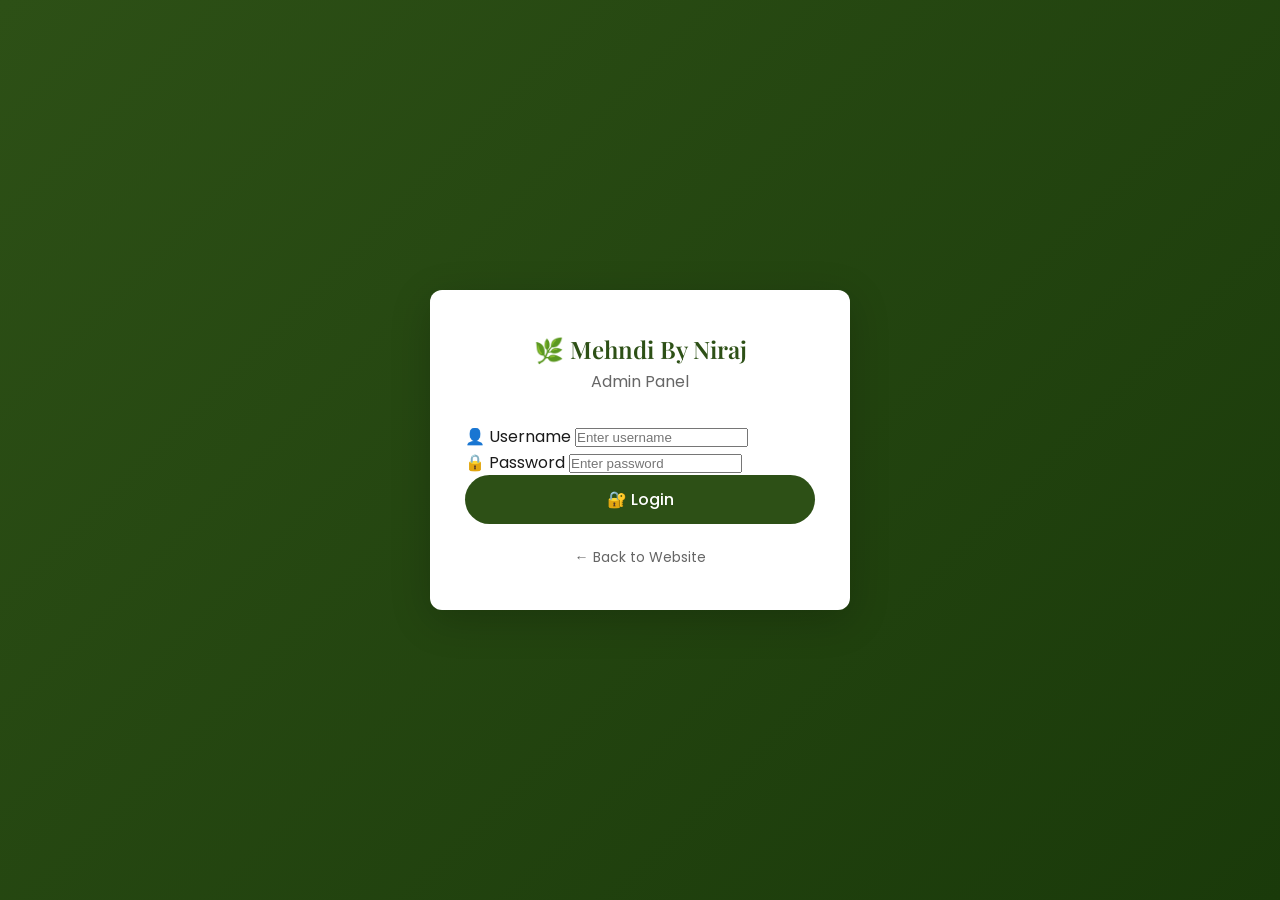
<file: admin/index.html>
<!DOCTYPE html>
<html lang="hi">
<head>
    <meta charset="UTF-8">
    <meta name="viewport" content="width=device-width, initial-scale=1.0">
    <meta name="robots" content="noindex, nofollow">
    <title>Admin Login | Mehndi By Niraj</title>
    <link rel="stylesheet" href="../css/style.css">
    <link rel="stylesheet" href="../css/admin.css">
</head>
<body class="admin-body">
    <div class="admin-login-container">
        <div class="admin-login-card">
            <div class="admin-login-header">
                <h1>🌿 Mehndi By Niraj</h1>
                <p>Admin Panel</p>
            </div>
            <form id="adminLoginForm">
                <div class="form-group">
                    <label for="adminUsername">👤 Username</label>
                    <input type="text" id="adminUsername" placeholder="Enter username" required autocomplete="off">
                </div>
                <div class="form-group">
                    <label for="adminPassword">🔒 Password</label>
                    <input type="password" id="adminPassword" placeholder="Enter password" required>
                </div>
                <div class="login-error hidden" id="loginError">❌ Invalid username or password!</div>
                <button type="submit" class="btn btn-primary btn-full">🔐 Login</button>
            </form>
            <div class="admin-login-footer">
                <a href="../index.html">← Back to Website</a>
            </div>
        </div>
    </div>

    <script>
        // ============================================
        //  ADMIN LOGIN
        // ============================================
        const CORRECT_USERNAME = 'pankaj';
        const CORRECT_PASSWORD = 'pankaj2006';

        document.getElementById('adminLoginForm').addEventListener('submit', function(e) {
            e.preventDefault();
            
            const username = document.getElementById('adminUsername').value.trim();
            const password = document.getElementById('adminPassword').value;
            const errorDiv = document.getElementById('loginError');

            if (username === CORRECT_USERNAME && password === CORRECT_PASSWORD) {
                // Set session
                sessionStorage.setItem('adminLoggedIn', 'true');
                sessionStorage.setItem('adminLoginTime', Date.now());
                // Redirect to dashboard
                window.location.href = 'dashboard.html';
            } else {
                errorDiv.classList.remove('hidden');
                document.getElementById('adminPassword').value = '';
                // Hide error after 3 seconds
                setTimeout(() => {
                    errorDiv.classList.add('hidden');
                }, 3000);
            }
        });

        // Enter key se bhi submit
        document.addEventListener('keydown', function(e) {
            if (e.key === 'Enter') {
                document.getElementById('adminLoginForm').dispatchEvent(new Event('submit'));
            }
        });
    </script>
</body>
</html>
</file>
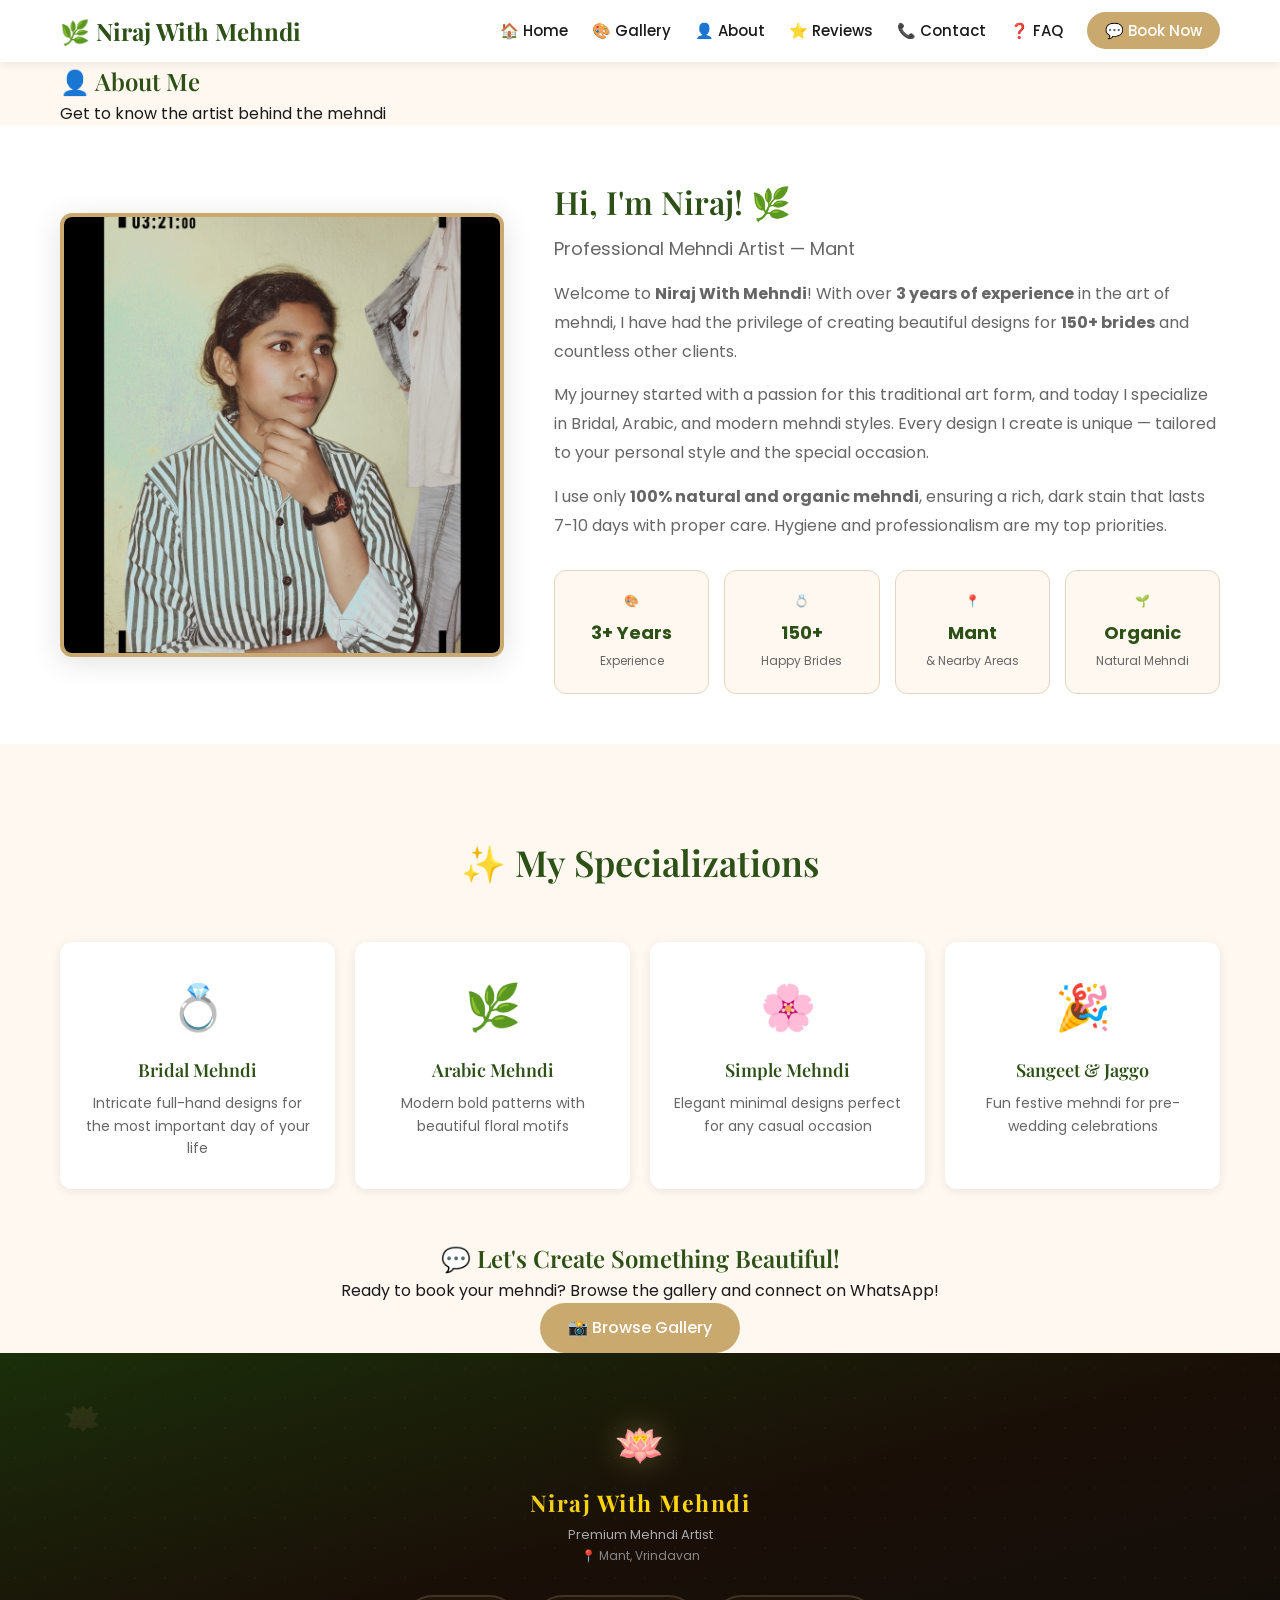
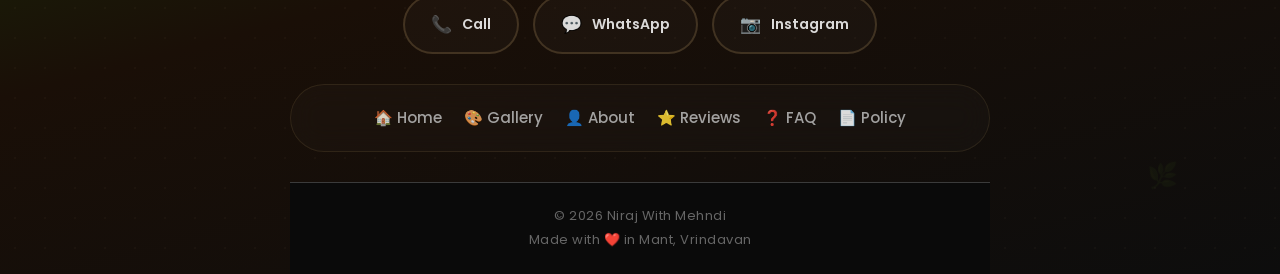
<file: about.html>
<!DOCTYPE html>
<html lang="hi">
<head>
    <meta charset="UTF-8">
    <meta name="viewport" content="width=device-width, initial-scale=1.0">
    <meta name="description" content="About Niraj With Mehndi - Professional Mehndi Artist in Mant with 3+ years experience. 150+ happy brides.">
    <title>About | Niraj With Mehndi</title>
    <link rel="stylesheet" href="css/style.css">
    <link rel="stylesheet" href="css/about.css">
</head>
<body>
    <nav class="navbar" id="navbar"></nav>

    <!-- Page Header -->
    <section class="page-header">
        <div class="container">
            <h1>👤 About Me</h1>
            <p>Get to know the artist behind the mehndi</p>
        </div>
    </section>

    <!-- About Content -->
    <section class="about-section">
        <div class="container">
            <div class="about-grid">
                <div class="about-image">
    <img src="photos/about/niraj.jpg" alt="Niraj - Mehndi Artist" class="about-img">
</div>
                <div class="about-content">
                    <h2>Hi, I'm Niraj! 🌿</h2>
                    <p class="about-tagline">Professional Mehndi Artist — Mant</p>
                    <p>Welcome to <strong>Niraj With Mehndi</strong>! With over <strong>3 years of experience</strong> in the art of mehndi, I have had the privilege of creating beautiful designs for <strong>150+ brides</strong> and countless other clients.</p>
                    <p>My journey started with a passion for this traditional art form, and today I specialize in Bridal, Arabic, and modern mehndi styles. Every design I create is unique — tailored to your personal style and the special occasion.</p>
                    <p>I use only <strong>100% natural and organic mehndi</strong>, ensuring a rich, dark stain that lasts 7-10 days with proper care. Hygiene and professionalism are my top priorities.</p>
                    
                    <div class="about-highlights">
                        <div class="highlight-item">
                            <span class="highlight-icon">🎨</span>
                            <strong>3+ Years</strong>
                            <span>Experience</span>
                        </div>
                        <div class="highlight-item">
                            <span class="highlight-icon">💍</span>
                            <strong>150+</strong>
                            <span>Happy Brides</span>
                        </div>
                        <div class="highlight-item">
                            <span class="highlight-icon">📍</span>
                            <strong>Mant</strong>
                            <span>& Nearby Areas</span>
                        </div>
                        <div class="highlight-item">
                            <span class="highlight-icon">🌱</span>
                            <strong>Organic</strong>
                            <span>Natural Mehndi</span>
                        </div>
                    </div>
                </div>
            </div>
        </div>
    </section>

    <!-- Specialization -->
    <section class="specialization">
        <div class="container">
            <div class="section-header">
                <h2>✨ My Specializations</h2>
            </div>
            <div class="specialization-grid">
                <div class="spec-card">
                    <span>💍</span>
                    <h3>Bridal Mehndi</h3>
                    <p>Intricate full-hand designs for the most important day of your life</p>
                </div>
                <div class="spec-card">
                    <span>🌿</span>
                    <h3>Arabic Mehndi</h3>
                    <p>Modern bold patterns with beautiful floral motifs</p>
                </div>
                <div class="spec-card">
                    <span>🌸</span>
                    <h3>Simple Mehndi</h3>
                    <p>Elegant minimal designs perfect for any casual occasion</p>
                </div>
                <div class="spec-card">
                    <span>🎉</span>
                    <h3>Sangeet & Jaggo</h3>
                    <p>Fun festive mehndi for pre-wedding celebrations</p>
                </div>
            </div>
        </div>
    </section>

    <!-- CTA -->
    <section class="cta section-padding">
        <div class="container text-center">
            <h2>💬 Let's Create Something Beautiful!</h2>
            <p>Ready to book your mehndi? Browse the gallery and connect on WhatsApp!</p>
            <a href="gallery.html" class="btn btn-accent">📸 Browse Gallery</a>
        </div>
    </section>

    <footer class="footer" id="footer"></footer>

    <script src="js/main.js"></script>
    <script>
        document.addEventListener('DOMContentLoaded', async () => {
            await loadConfig();
            loadNavbar('about');
            loadFooter();
        });
    </script>
</body>
</html>
</file>
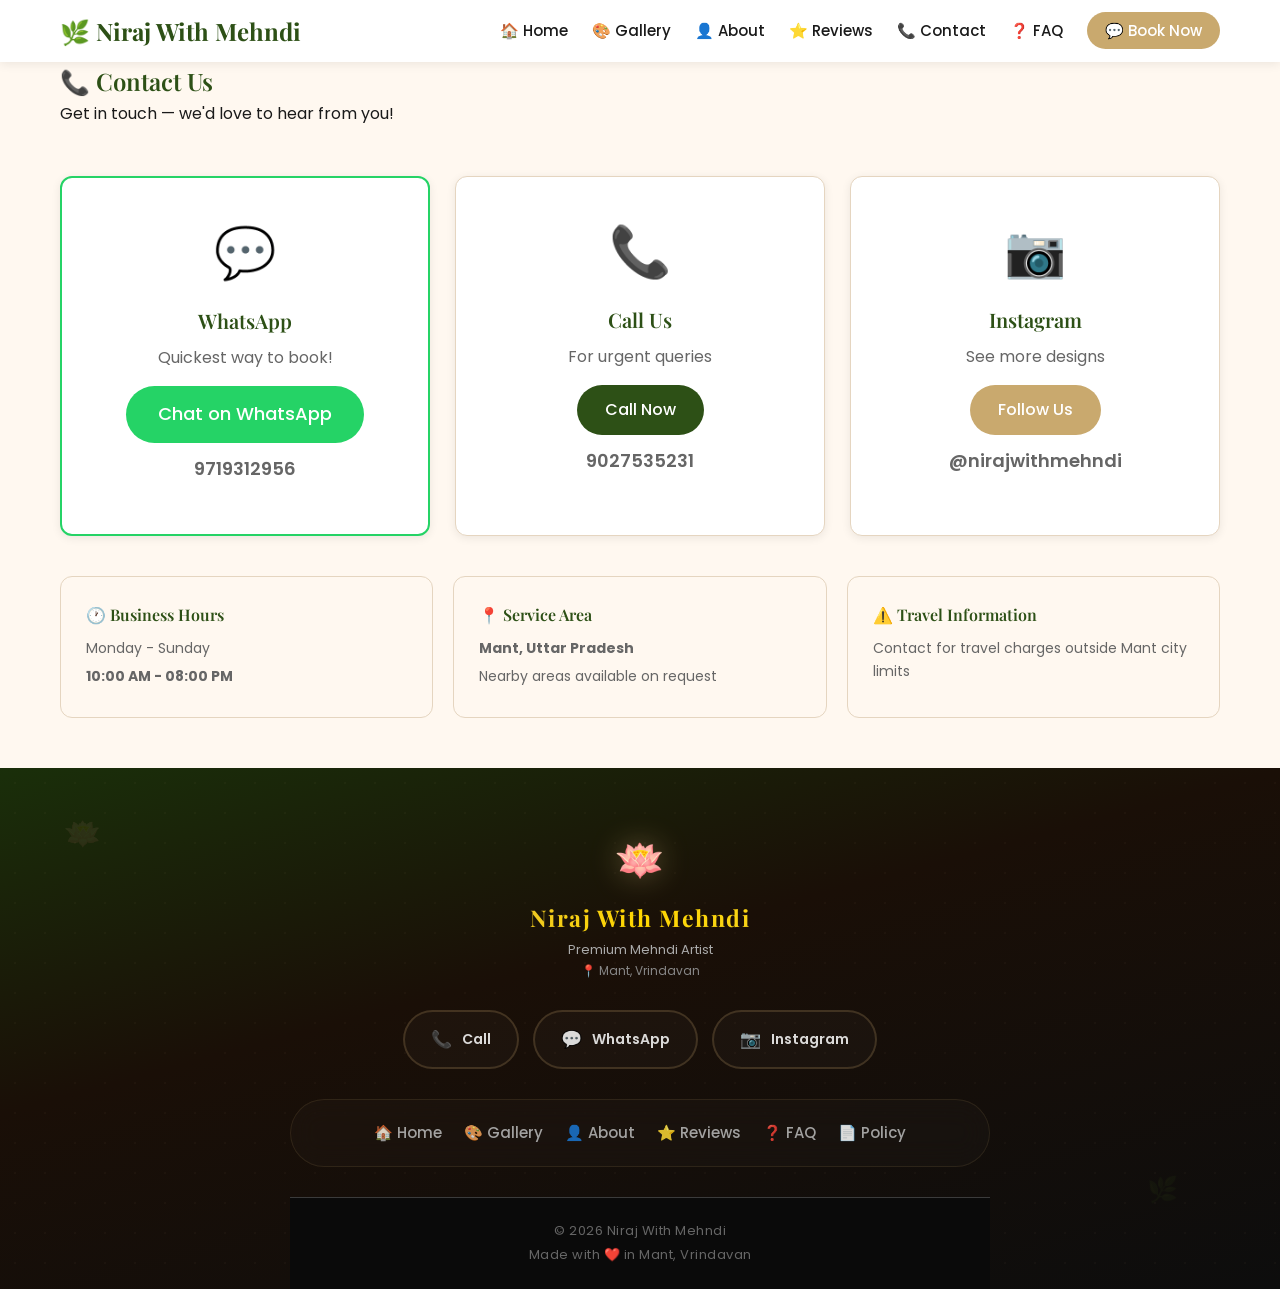
<file: contact.html>
<!DOCTYPE html>
<html lang="hi">
<head>
    <meta charset="UTF-8">
    <meta name="viewport" content="width=device-width, initial-scale=1.0">
    <meta name="description" content="Contact Niraj With Mehndi in Mant. WhatsApp, phone, and Instagram.">
    <title>Contact | Niraj With Mehndi</title>
    <link rel="stylesheet" href="css/style.css">
    <link rel="stylesheet" href="css/contact.css">
</head>
<body>
    <nav class="navbar" id="navbar"></nav>

    <section class="page-header">
        <div class="container">
            <h1>📞 Contact Us</h1>
            <p>Get in touch — we'd love to hear from you!</p>
        </div>
    </section>

    <section class="contact-section">
        <div class="container">
            <div class="contact-grid">
                <div class="contact-card main-contact">
                    <span class="contact-icon">💬</span>
                    <h3>WhatsApp</h3>
                    <p>Quickest way to book!</p>
                    <a href="https://wa.me/919719312956" class="btn btn-whatsapp" target="_blank">Chat on WhatsApp</a>
                    <p class="contact-number">9719312956</p>
                </div>
                <div class="contact-card">
                    <span class="contact-icon">📞</span>
                    <h3>Call Us</h3>
                    <p>For urgent queries</p>
                    <a href="tel:+919027535231" class="btn btn-primary">Call Now</a>
                    <p class="contact-number">9027535231</p>
                </div>
                <div class="contact-card">
                    <span class="contact-icon">📷</span>
                    <h3>Instagram</h3>
                    <p>See more designs</p>
                    <a href="https://instagram.com/nirajwithmehndi" class="btn btn-accent" target="_blank">Follow Us</a>
                    <p class="contact-number">@nirajwithmehndi</p>
                </div>
            </div>

            <div class="contact-info mt-40">
                <div class="info-card">
                    <h3>🕐 Business Hours</h3>
                    <p>Monday - Sunday</p>
                    <p><strong>10:00 AM - 08:00 PM</strong></p>
                </div>
                <div class="info-card">
                    <h3>📍 Service Area</h3>
                    <p><strong>Mant, Uttar Pradesh</strong></p>
                    <p>Nearby areas available on request</p>
                </div>
                <div class="info-card">
                    <h3>⚠️ Travel Information</h3>
                    <p>Contact for travel charges outside Mant city limits</p>
                </div>
            </div>
        </div>
    </section>

    <footer class="footer" id="footer"></footer>

    <script src="js/main.js"></script>
    <script>
        document.addEventListener('DOMContentLoaded', async () => {
            await loadConfig();
            loadNavbar('contact');
            loadFooter();
        });
    </script>
</body>
</html>
</file>
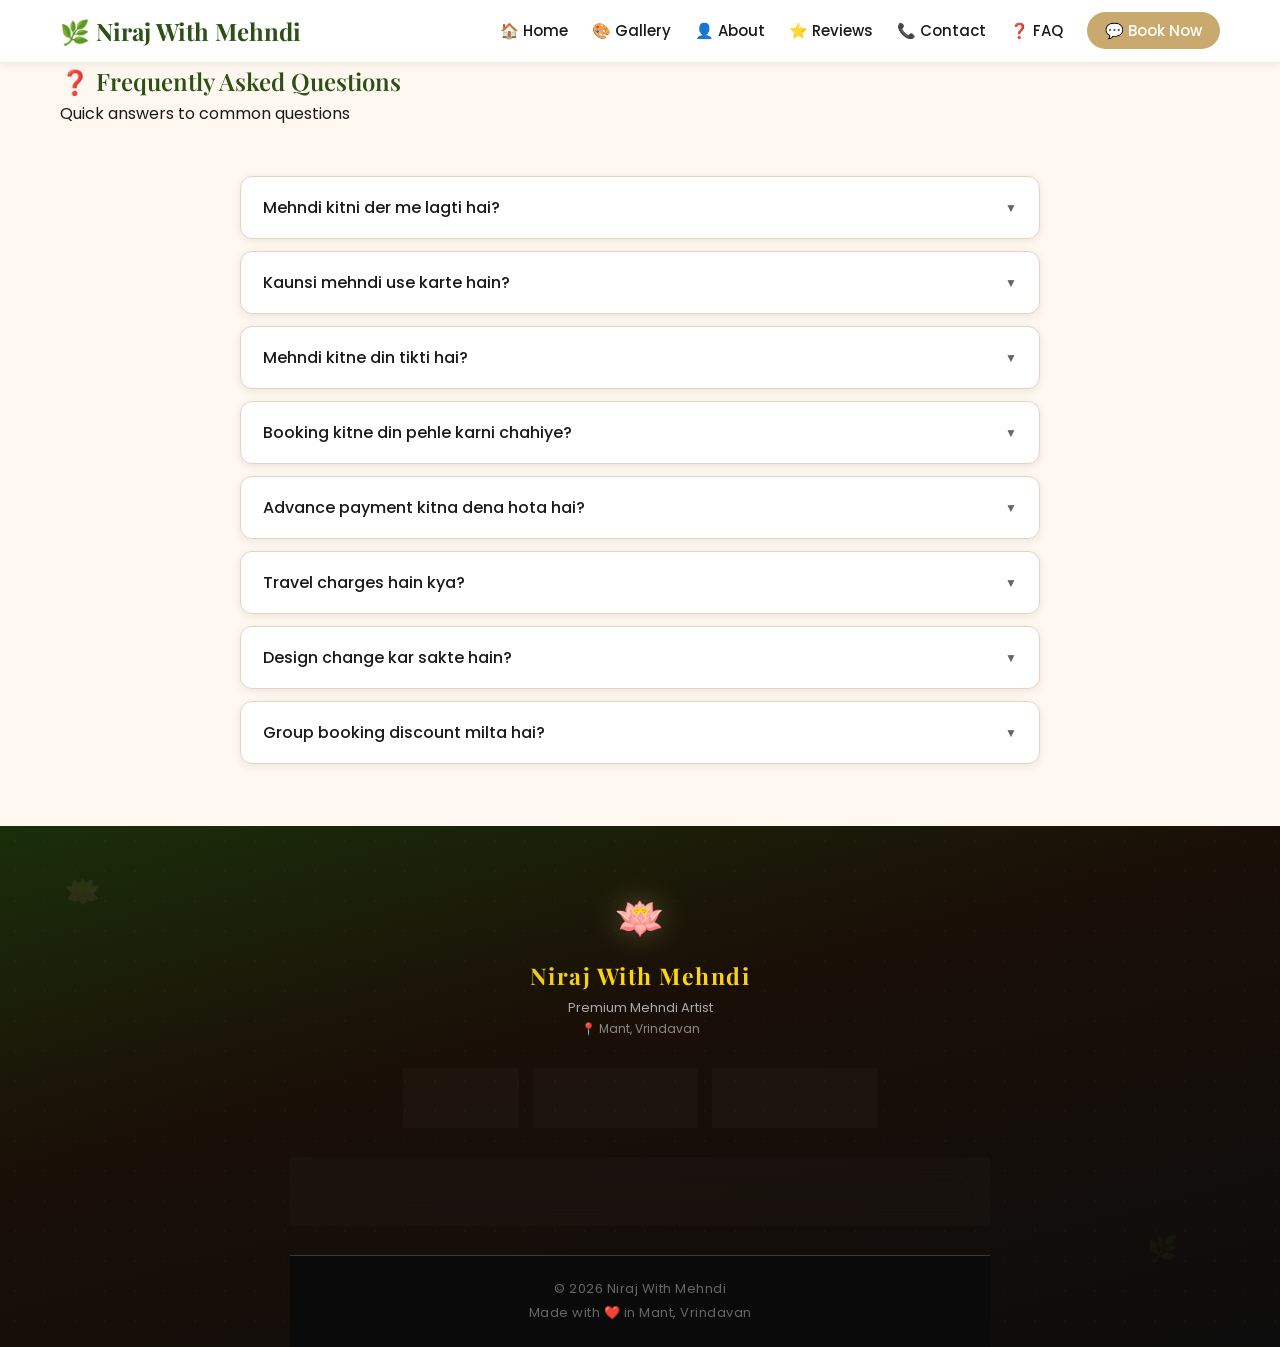
<file: faq.html>
<!DOCTYPE html>
<html lang="hi">
<head>
    <meta charset="UTF-8">
    <meta name="viewport" content="width=device-width, initial-scale=1.0">
    <meta name="description" content="Frequently asked questions about Niraj With Mehndi services, pricing, and booking.">
    <title>FAQ | Niraj With Mehndi</title>
    <link rel="stylesheet" href="css/style.css">
    <link rel="stylesheet" href="css/faq.css">
</head>
<body>
    <nav class="navbar" id="navbar"></nav>

    <section class="page-header">
        <div class="container">
            <h1>❓ Frequently Asked Questions</h1>
            <p>Quick answers to common questions</p>
        </div>
    </section>

    <section class="faq-section">
        <div class="container">
            <div class="faq-list">
                <div class="faq-item">
                    <button class="faq-question">
                        Mehndi kitni der me lagti hai?
                        <span class="faq-arrow">▼</span>
                    </button>
                    <div class="faq-answer">
                        <p>Bridal mehndi typically takes 4-6 hours depending on the design complexity. Simple designs take 30 minutes to 1 hour. Arabic designs take 1-2 hours.</p>
                    </div>
                </div>

                <div class="faq-item">
                    <button class="faq-question">
                        Kaunsi mehndi use karte hain?
                        <span class="faq-arrow">▼</span>
                    </button>
                    <div class="faq-answer">
                        <p>I use 100% natural and organic mehndi. No chemicals, no additives — completely safe for your skin. This ensures a rich, dark stain that lasts longer.</p>
                    </div>
                </div>

                <div class="faq-item">
                    <button class="faq-question">
                        Mehndi kitne din tikti hai?
                        <span class="faq-arrow">▼</span>
                    </button>
                    <div class="faq-answer">
                        <p>With proper care, the mehndi stain lasts 7-10 days. For best results, apply lemon-sugar mix, avoid water for 12 hours, and apply balm after removal.</p>
                    </div>
                </div>

                <div class="faq-item">
                    <button class="faq-question">
                        Booking kitne din pehle karni chahiye?
                        <span class="faq-arrow">▼</span>
                    </button>
                    <div class="faq-answer">
                        <p>For bridal bookings, I recommend 1-2 weeks advance booking. For party or casual mehndi, 2-3 days advance is fine. During wedding season, book as early as possible!</p>
                    </div>
                </div>

                <div class="faq-item">
                    <button class="faq-question">
                        Advance payment kitna dena hota hai?
                        <span class="faq-arrow">▼</span>
                    </button>
                    <div class="faq-answer">
                        <p>20% advance payment is required to confirm your booking. The remaining balance can be paid on the day of the event. Payment can be made via UPI or cash.</p>
                    </div>
                </div>

                <div class="faq-item">
                    <button class="faq-question">
                        Travel charges hain kya?
                        <span class="faq-arrow">▼</span>
                    </button>
                    <div class="faq-answer">
                        <p>Service within Mant city limits is free. For outside locations, travel charges apply based on distance. Contact me for a specific quote.</p>
                    </div>
                </div>

                <div class="faq-item">
                    <button class="faq-question">
                        Design change kar sakte hain?
                        <span class="faq-arrow">▼</span>
                    </button>
                    <div class="faq-answer">
                        <p>Absolutely! You can show reference photos or discuss design preferences before we start. I'll customize the design to match your style and outfit.</p>
                    </div>
                </div>

                <div class="faq-item">
                    <button class="faq-question">
                        Group booking discount milta hai?
                        <span class="faq-arrow">▼</span>
                    </button>
                    <div class="faq-answer">
                        <p>Yes! For group bookings of 5 or more people, special discounted rates are available. Contact me on WhatsApp for group pricing details.</p>
                    </div>
                </div>
            </div>
        </div>
    </section>

    <footer class="footer" id="footer"></footer>

    <script src="js/main.js"></script>
    <script src="js/faq.js"></script>
    <script>
        document.addEventListener('DOMContentLoaded', async () => {
            await loadConfig();
            loadNavbar('faq');
            loadFooter();
            initFAQ();
        });
    </script>
</body>
</html>
</file>
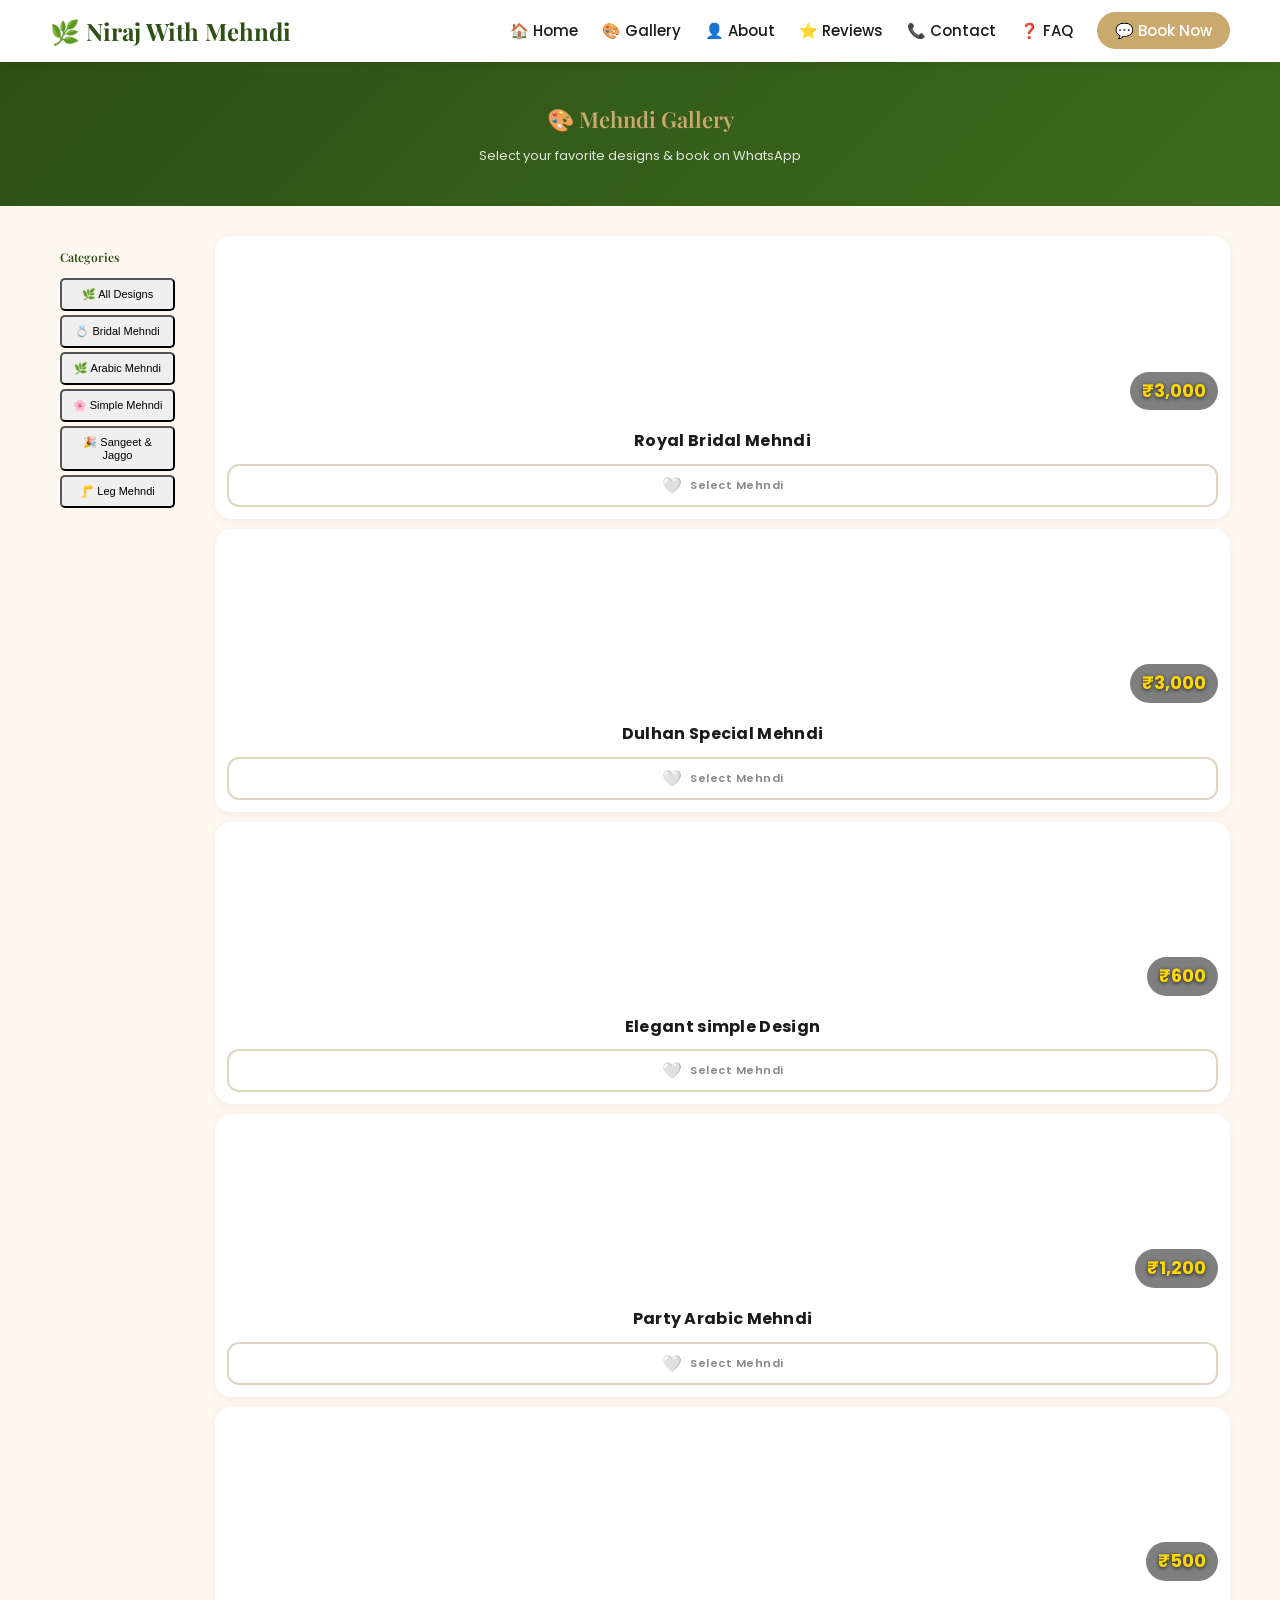
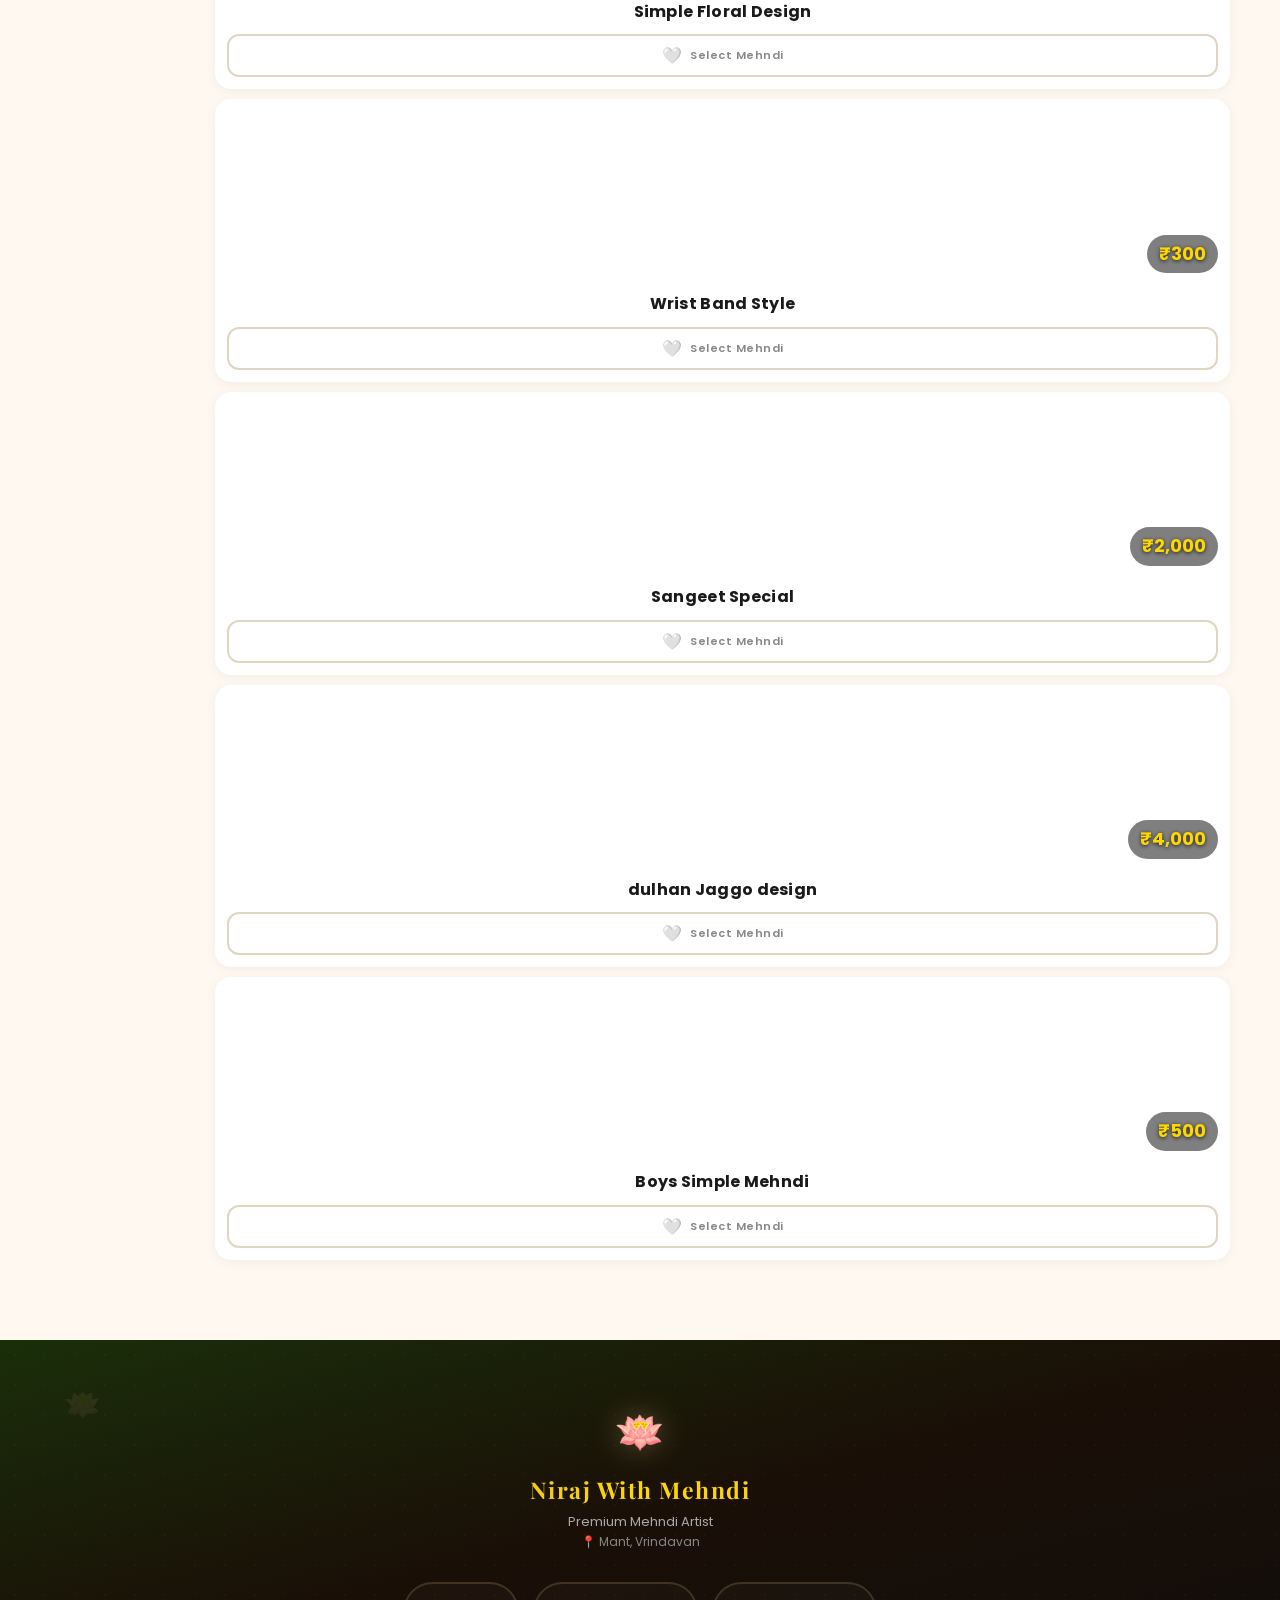
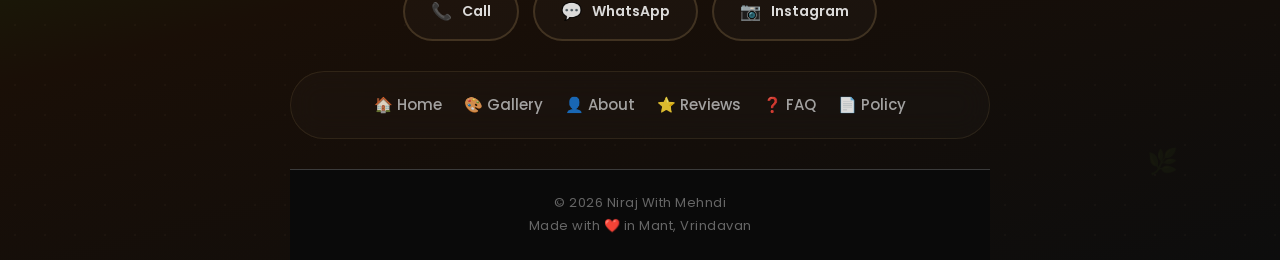
<file: gallery.html>
<!DOCTYPE html>
<html lang="hi">
<head>
    <meta charset="UTF-8">
    <meta name="viewport" content="width=device-width, initial-scale=1.0">
    <meta name="description" content="Browse Niraj With Mehndi gallery. Select your favorite mehndi designs and book via WhatsApp. Bridal, Arabic, Simple mehndi designs.">
    <title>Gallery | Niraj With Mehndi</title>
    <link rel="stylesheet" href="css/style.css">
    <link rel="stylesheet" href="css/gallery.css">
</head>
<body>
    <!-- Navbar -->
    <nav class="navbar" id="navbar"></nav>

    <!-- Page Header -->
    <section class="page-header">
        <div class="container">
            <h1>🎨 Mehndi Gallery</h1>
            <p>Select your favorite designs & book on WhatsApp</p>
        </div>
    </section>

    <!-- Gallery Section -->
    <section class="gallery-section">
        <div class="container">
            <div class="gallery-layout">
                
                <!-- Sidebar Categories -->
                <aside class="gallery-sidebar" id="sidebar">
                    <h3>Categories</h3>
                    <button class="category-btn active" data-category="all">
                        🌿 All Designs
                    </button>
                    <button class="category-btn" data-category="bridal">
                        💍 Bridal Mehndi
                    </button>
                    <button class="category-btn" data-category="arabic">
                        🌿 Arabic Mehndi
                    </button>
                    <button class="category-btn" data-category="simple">
                        🌸 Simple Mehndi
                    </button>
                    <button class="category-btn" data-category="sangeet">
                        🎉 Sangeet & Jaggo
                    </button>
                    <button class="category-btn" data-category="leg">
                        🦵 Leg Mehndi
                    </button>
                </aside>

                <!-- Mobile Category Toggle -->
                <button class="category-toggle" id="categoryToggle">
                    📂 Categories <span id="activeCategoryLabel">- All</span>
                </button>

                <!-- Gallery Grid -->
                <main class="gallery-main">
                    <div class="gallery-grid" id="galleryGrid">
                        <!-- Designs load honge yahan -->
                    </div>
                    <div class="empty-state hidden" id="emptyState">
                        <p>😔 Is category me abhi koi design nahi hai.</p>
                        <p>Jald hi naye designs add honge!</p>
                    </div>
                </main>

            </div>
        </div>
    </section>

    <!-- Bottom Booking Bar -->
    <div class="booking-bar hidden" id="bookingBar">
        <div class="container">
            <div class="booking-bar-content">
                <div class="selected-info">
                    <span class="selected-count" id="selectedCount">0 Designs Selected</span>
                </div>
                <div class="booking-actions">
                    <button class="btn btn-outline btn-small" id="clearSelection">
                        ❌ Clear All
                    </button>
                    <button class="btn btn-whatsapp" id="openBookingForm">
                        💬 Book Now
                    </button>
                </div>
            </div>
        </div>
    </div>

    <!-- Booking Form Modal -->
    <div class="modal-overlay hidden" id="bookingModal">
        <div class="modal">
            <button class="modal-close" id="closeModal">&times;</button>
            <div class="modal-header">
                <h2>📋 Book Your Mehndi</h2>
                <p>Fill your details & send on WhatsApp</p>
            </div>
            <div class="modal-body">
                <div class="selected-designs-summary" id="modalSelectedDesigns">
                    <!-- Selected designs list -->
                </div>
                <form id="bookingForm">
                    <div class="form-group">
                        <label for="customerName">👤 Full Name *</label>
                        <input type="text" id="customerName" placeholder="Enter your full name" required>
                    </div>
                    <div class="form-group">
                        <label for="customerPhone">📱 Phone Number *</label>
                        <input type="tel" id="customerPhone" placeholder="10-digit mobile number" pattern="[0-9]{10}" maxlength="10" required>
                    </div>
                    <div class="form-group">
                        <label for="customerAddress">📍 Address *</label>
                        <input type="text" id="customerAddress" placeholder="Your full address" required>
                    </div>
                    <div class="form-group">
                        <label for="eventDate">📅 Event Date *</label>
                        <input type="date" id="eventDate" required>
                    </div>
                    <button type="submit" class="btn btn-whatsapp btn-full">
                        💬 Send on WhatsApp
                    </button>
                </form>
            </div>
        </div>
    </div>

    <!-- Confirmation Modal -->
    <div class="modal-overlay hidden" id="confirmationModal">
        <div class="modal modal-confirm">
            <div class="confirm-icon">✅</div>
            <h2>Booking Request Sent!</h2>
            <p>Your selected designs have been sent to <strong>Niraj ji</strong> on WhatsApp.</p>
            <p>📞 He will contact you soon for confirmation.</p>
            <div class="confirm-designs" id="confirmDesigns">
                <!-- Selected designs -->
            </div>
            <p class="confirm-contact">💬 Any questions? Call/WhatsApp: <strong>9719312956</strong></p>
            <button class="btn btn-primary" id="closeConfirmation">Back to Gallery</button>
        </div>
    </div>

    <!-- Footer -->
    <footer class="footer" id="footer"></footer>

    <script src="js/main.js"></script>
    <script src="js/gallery.js"></script>
    <script src="js/booking.js"></script>
    <script>
        document.addEventListener('DOMContentLoaded', async () => {
            await loadConfig();
            loadNavbar('gallery');
            loadFooter();
            initGallery();
            initBooking();
        });
    </script>
</body>
</html>
</file>
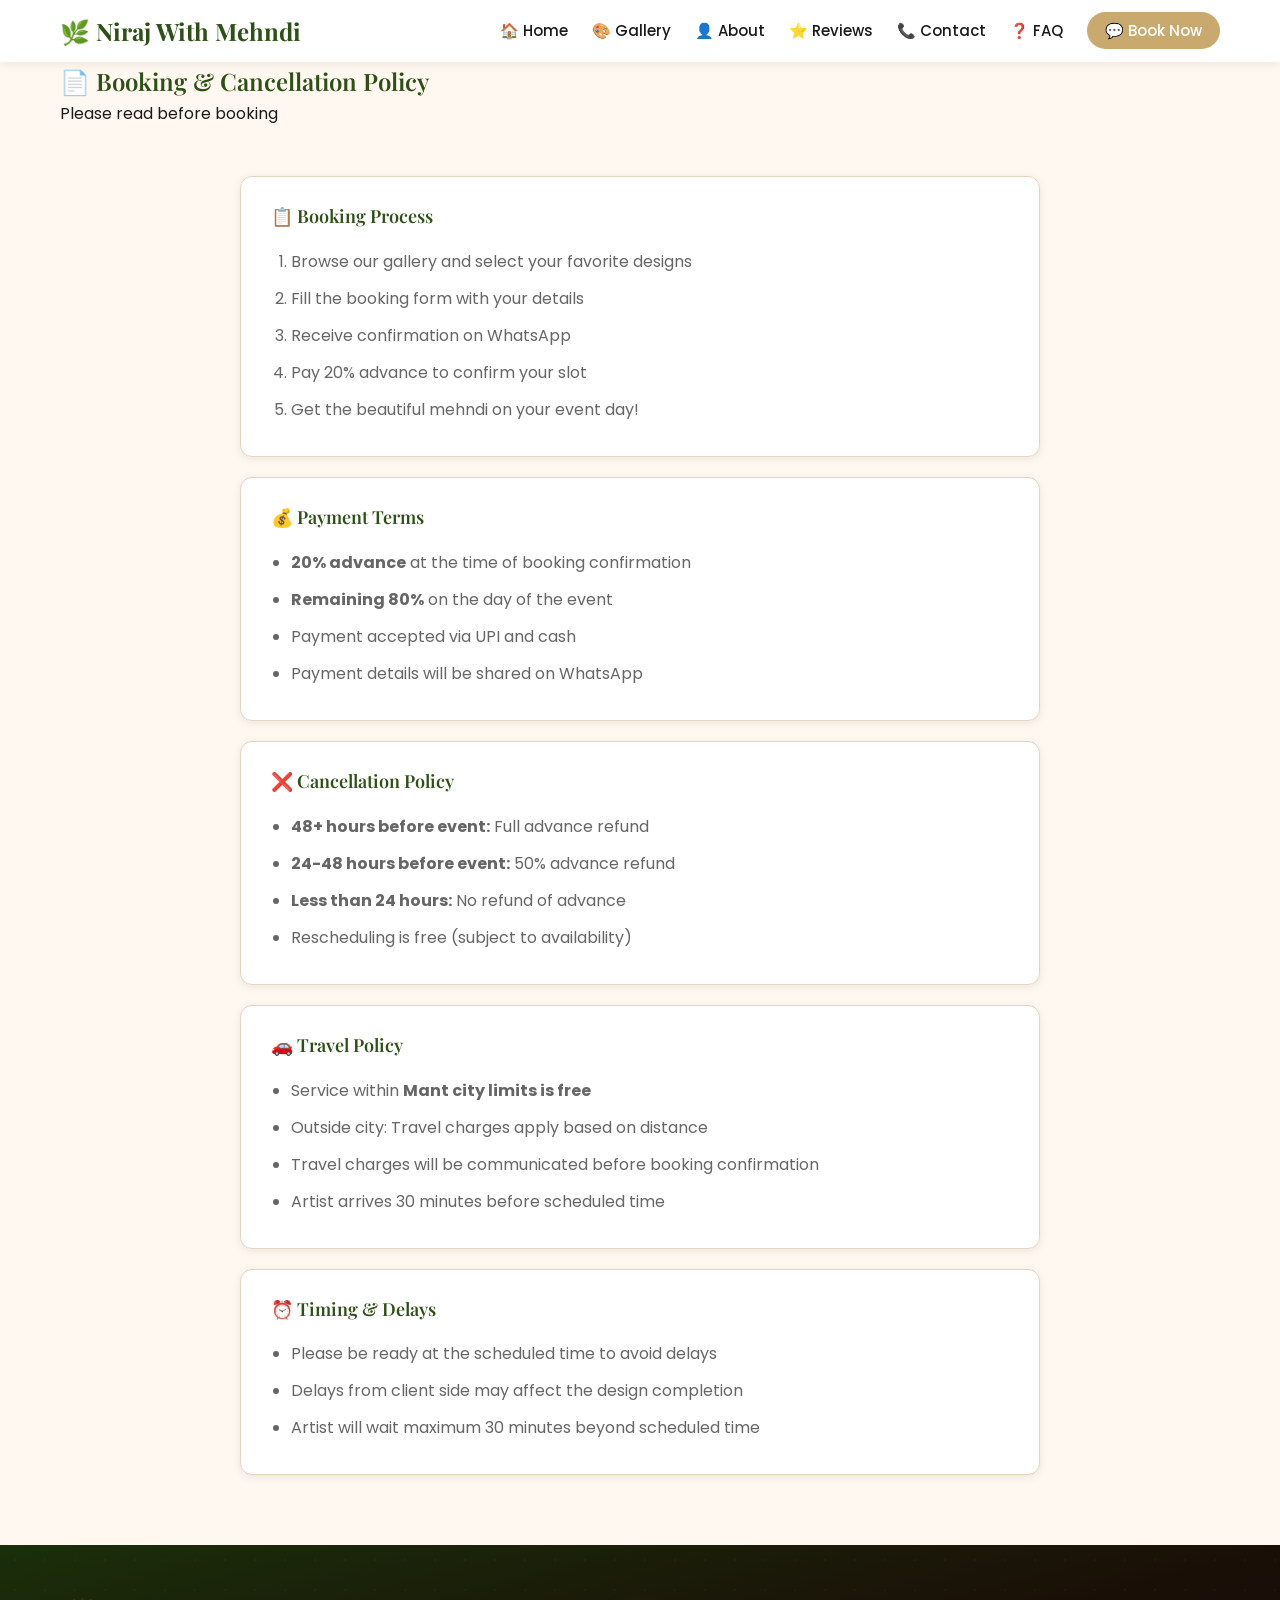
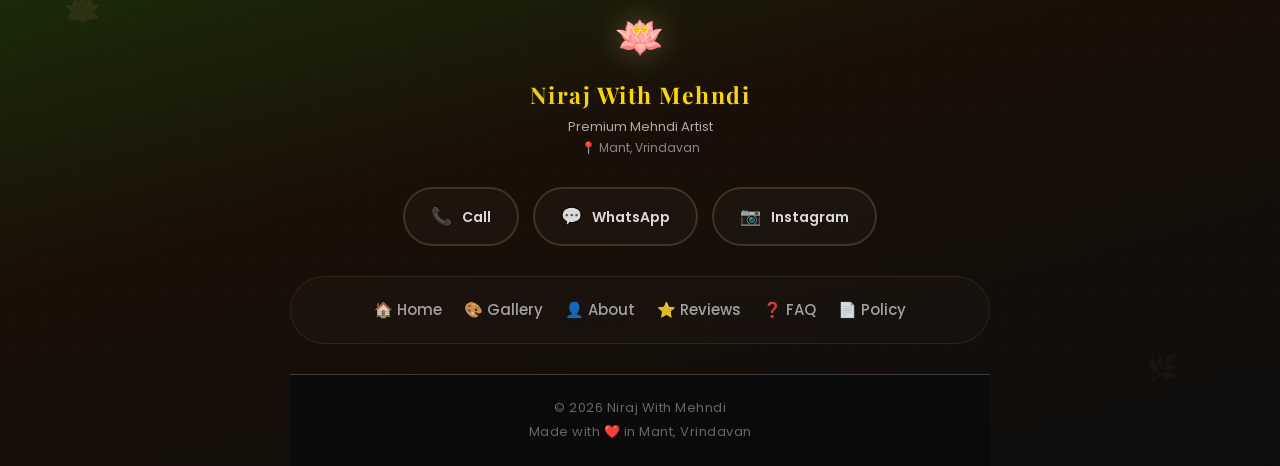
<file: policy.html>
<!DOCTYPE html>
<html lang="hi">
<head>
    <meta charset="UTF-8">
    <meta name="viewport" content="width=device-width, initial-scale=1.0">
    <meta name="description" content="Booking policy for Niraj With Mehndi. Payment terms, cancellation, and travel policy.">
    <title>Booking Policy | Niraj With Mehndi</title>
    <link rel="stylesheet" href="css/style.css">
    <link rel="stylesheet" href="css/policy.css">
</head>
<body>
    <nav class="navbar" id="navbar"></nav>

    <section class="page-header">
        <div class="container">
            <h1>📄 Booking & Cancellation Policy</h1>
            <p>Please read before booking</p>
        </div>
    </section>

    <section class="policy-section">
        <div class="container">
            <div class="policy-content">
                <div class="policy-card">
                    <h3>📋 Booking Process</h3>
                    <ol>
                        <li>Browse our gallery and select your favorite designs</li>
                        <li>Fill the booking form with your details</li>
                        <li>Receive confirmation on WhatsApp</li>
                        <li>Pay 20% advance to confirm your slot</li>
                        <li>Get the beautiful mehndi on your event day!</li>
                    </ol>
                </div>

                <div class="policy-card">
                    <h3>💰 Payment Terms</h3>
                    <ul>
                        <li><strong>20% advance</strong> at the time of booking confirmation</li>
                        <li><strong>Remaining 80%</strong> on the day of the event</li>
                        <li>Payment accepted via UPI and cash</li>
                        <li>Payment details will be shared on WhatsApp</li>
                    </ul>
                </div>

                <div class="policy-card">
                    <h3>❌ Cancellation Policy</h3>
                    <ul>
                        <li><strong>48+ hours before event:</strong> Full advance refund</li>
                        <li><strong>24-48 hours before event:</strong> 50% advance refund</li>
                        <li><strong>Less than 24 hours:</strong> No refund of advance</li>
                        <li>Rescheduling is free (subject to availability)</li>
                    </ul>
                </div>

                <div class="policy-card">
                    <h3>🚗 Travel Policy</h3>
                    <ul>
                        <li>Service within <strong>Mant city limits is free</strong></li>
                        <li>Outside city: Travel charges apply based on distance</li>
                        <li>Travel charges will be communicated before booking confirmation</li>
                        <li>Artist arrives 30 minutes before scheduled time</li>
                    </ul>
                </div>

                <div class="policy-card">
                    <h3>⏰ Timing & Delays</h3>
                    <ul>
                        <li>Please be ready at the scheduled time to avoid delays</li>
                        <li>Delays from client side may affect the design completion</li>
                        <li>Artist will wait maximum 30 minutes beyond scheduled time</li>
                    </ul>
                </div>
            </div>
        </div>
    </section>

    <footer class="footer" id="footer"></footer>

    <script src="js/main.js"></script>
    <script>
        document.addEventListener('DOMContentLoaded', async () => {
            await loadConfig();
            loadNavbar('policy');
            loadFooter();
        });
    </script>
</body>
</html>
</file>
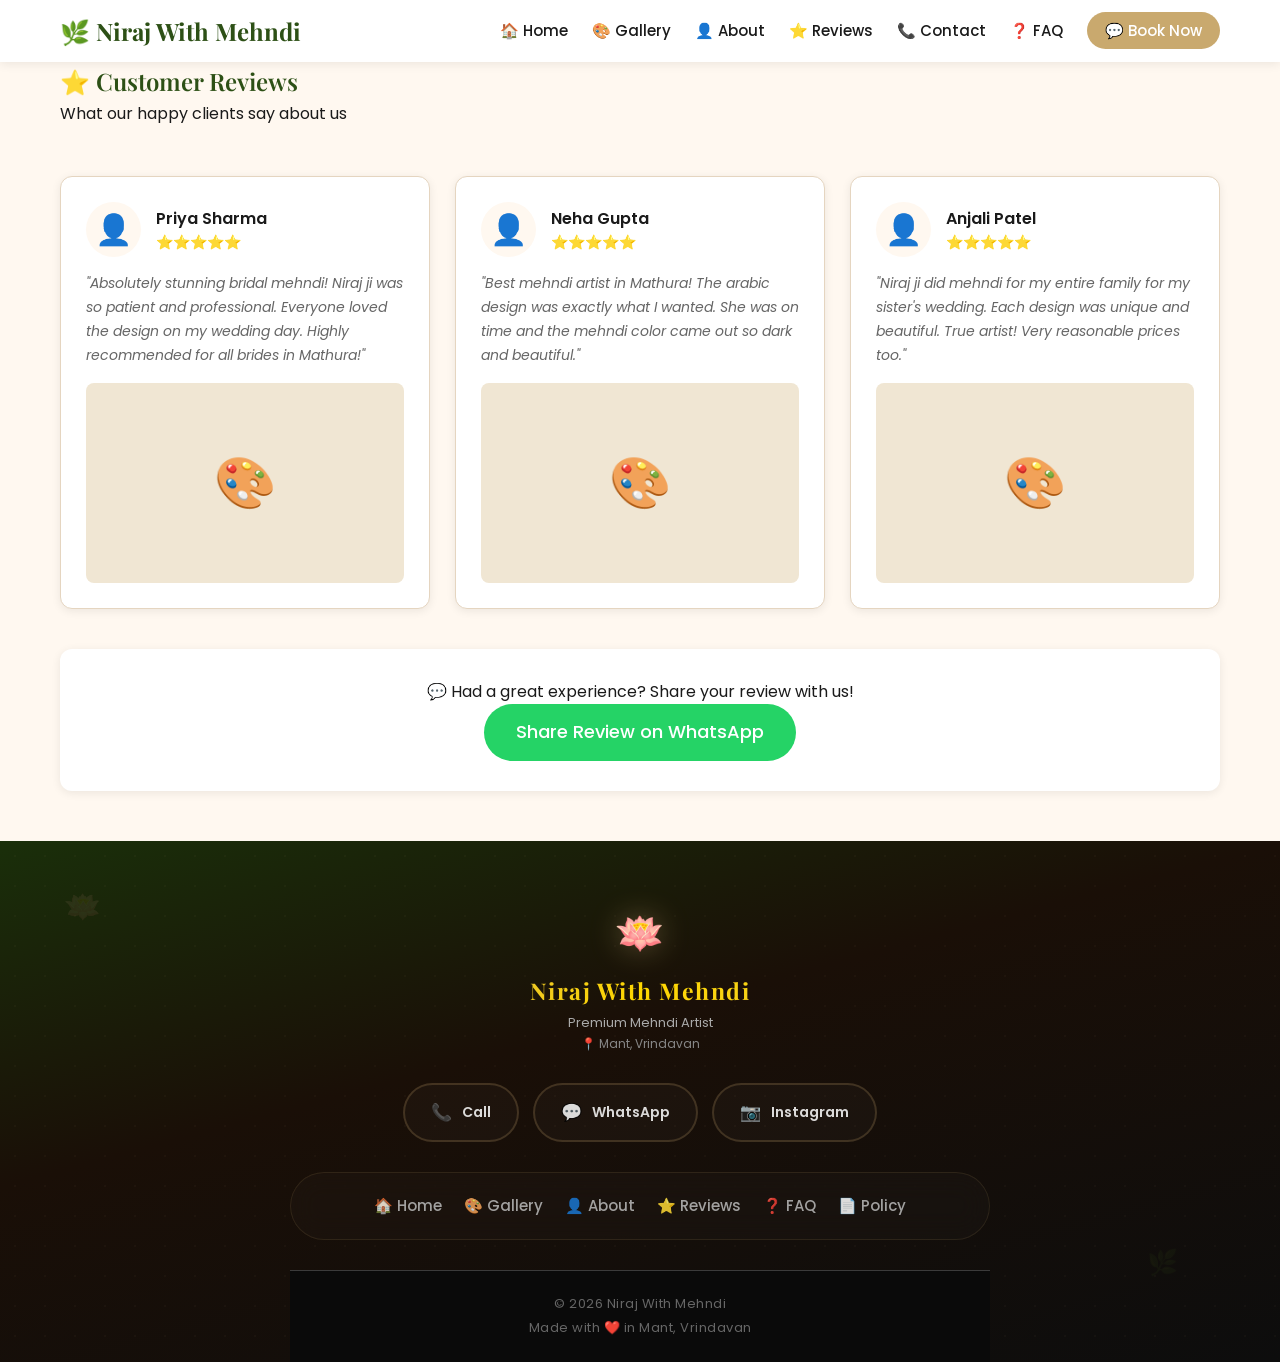
<file: reviews.html>
<!DOCTYPE html>
<html lang="hi">
<head>
    <meta charset="UTF-8">
    <meta name="viewport" content="width=device-width, initial-scale=1.0">
    <meta name="description" content="Customer reviews for Niraj With Mehndi. See what our happy brides say!">
    <title>Reviews | Niraj With Mehndi</title>
    <link rel="stylesheet" href="css/style.css">
    <link rel="stylesheet" href="css/reviews.css">
</head>
<body>
    <nav class="navbar" id="navbar"></nav>

    <section class="page-header">
        <div class="container">
            <h1>⭐ Customer Reviews</h1>
            <p>What our happy clients say about us</p>
        </div>
    </section>

    <section class="reviews-section">
        <div class="container">
            <div class="reviews-grid" id="reviewsGrid">
                <!-- Reviews load honge -->
            </div>
            <div class="reviews-cta text-center mt-40">
                <p>💬 Had a great experience? Share your review with us!</p>
                <a href="https://wa.me/919719312956?text=Hi%20Niraj%20ji%2C%20I%20want%20to%20share%20my%20review!" class="btn btn-whatsapp" target="_blank">Share Review on WhatsApp</a>
            </div>
        </div>
    </section>

    <footer class="footer" id="footer"></footer>

    <script src="js/main.js"></script>
    <script src="js/reviews.js"></script>
    <script>
        document.addEventListener('DOMContentLoaded', async () => {
            await loadConfig();
            loadNavbar('reviews');
            loadFooter();
            loadReviews();
        });
    </script>
</body>
</html>
</file>
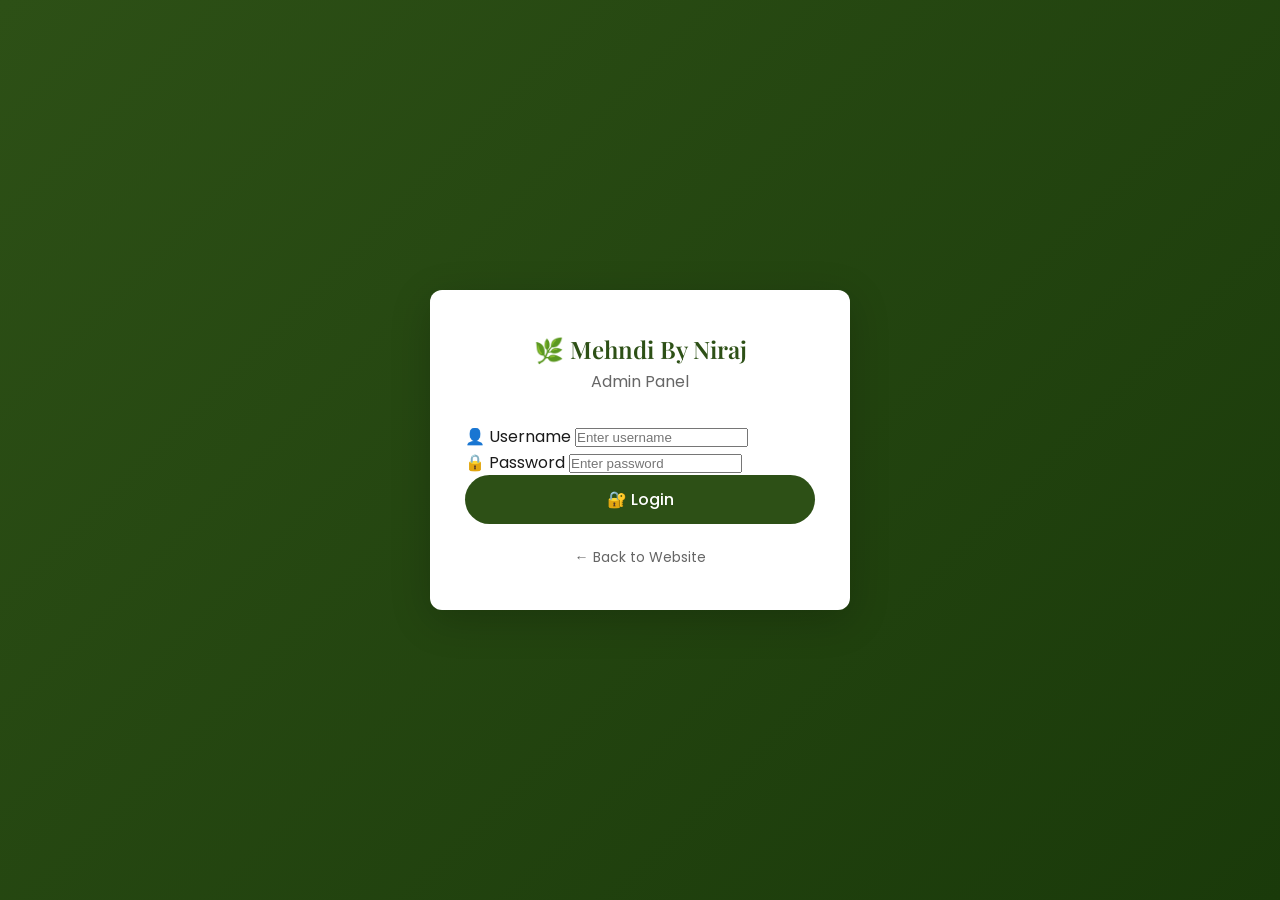
<file: admin/dashboard.html>
<!DOCTYPE html>
<html lang="hi">
<head>
    <meta charset="UTF-8">
    <meta name="viewport" content="width=device-width, initial-scale=1.0">
    <meta name="robots" content="noindex, nofollow">
    <title>Admin Dashboard | Niraj With Mehndi</title>
    <link rel="stylesheet" href="../css/style.css">
    <link rel="stylesheet" href="../css/admin.css">
</head>
<body class="admin-body">
    <!-- Admin Navbar -->
    <nav class="admin-nav">
        <div class="container">
            <span class="admin-brand">🌿 Niraj With Mehndi — Admin</span>
            <div class="admin-nav-actions">
                <a href="../index.html" class="btn btn-outline btn-small" target="_blank">View Website</a>
                <button class="btn btn-small" style="background:#dc3545;color:white;" onclick="logout()">🚪 Logout</button>
            </div>
        </div>
    </nav>

    <!-- Dashboard Container -->
    <div class="admin-container">
        <div class="container">
            
            <!-- Tabs -->
            <div class="admin-tabs">
                <button class="admin-tab active" data-tab="dashboard">📊 Dashboard</button>
                <button class="admin-tab" data-tab="designs">🎨 Designs</button>
                <button class="admin-tab" data-tab="reviews">⭐ Reviews</button>
                <button class="admin-tab" data-tab="bookings">📋 Bookings</button>
                <button class="admin-tab" data-tab="settings">⚙️ Settings</button>
            </div>

            <!-- Tab: Dashboard -->
            <div class="admin-tab-content active" id="tab-dashboard">
                <div class="stats-grid">
                    <div class="stat-card">
                        <div class="stat-icon">🎨</div>
                        <div class="stat-number" id="statDesigns">0</div>
                        <div class="stat-label">Total Designs</div>
                    </div>
                    <div class="stat-card">
                        <div class="stat-icon">⭐</div>
                        <div class="stat-number" id="statReviews">0</div>
                        <div class="stat-label">Total Reviews</div>
                    </div>
                    <div class="stat-card">
                        <div class="stat-icon">📋</div>
                        <div class="stat-number" id="statBookings">0</div>
                        <div class="stat-label">Total Bookings</div>
                    </div>
                    <div class="stat-card">
                        <div class="stat-icon">💰</div>
                        <div class="stat-number" id="statRevenue">₹0</div>
                        <div class="stat-label">Total Revenue</div>
                    </div>
                </div>
                <div class="recent-bookings">
                    <h3>📋 Recent Bookings</h3>
                    <div id="recentBookingsTable"></div>
                </div>
            </div>

            <!-- Tab: Designs -->
            <div class="admin-tab-content" id="tab-designs">
                <div class="section-actions">
                    <h3>🎨 Manage Designs</h3>
                    <button class="btn btn-primary" onclick="showAddDesignForm()">➕ Add New Design</button>
                </div>
                
                <!-- Add/Edit Design Form -->
                <div class="admin-form hidden" id="designForm">
                    <h4 id="designFormTitle">Add New Design</h4>
                    <input type="hidden" id="designId">
                    
                    <div class="form-row">
                        <div class="form-group">
                            <label>Design Name *</label>
                            <input type="text" id="designName" placeholder="e.g., Royal Bridal Mehndi">
                        </div>
                        <div class="form-group">
                            <label>Category *</label>
                            <select id="designCategory">
                                <option value="bridal">💍 Bridal</option>
                                <option value="arabic">🌿 Arabic</option>
                                <option value="simple">🌸 Simple</option>
                                <option value="sangeet">🎉 Sangeet & Jaggo</option>
                                <option value="leg">🦵 Leg Mehndi</option>
                            </select>
                        </div>
                    </div>
                    
                    <div class="form-row">
                        <div class="form-group">
                            <label>Price (₹) *</label>
                            <input type="number" id="designPrice" placeholder="e.g., 5000">
                        </div>
                    </div>

                    <!-- IMAGE UPLOAD OPTIONS -->
                    <div class="image-upload-section">
                        <label style="font-weight:600; margin-bottom:12px; display:block; color:var(--primary);">📸 Image — Choose One Option:</label>
                        
                        <!-- Option 1: File Upload -->
                        <div class="upload-option">
                            <input type="radio" name="imageType" id="imageTypeFile" value="file" checked>
                            <label for="imageTypeFile"><strong>📁 Upload from Phone / Computer</strong></label>
                            <div class="file-upload-area" id="fileUploadArea">
                                <input type="file" id="designImageFile" accept="image/*" style="display:none;">
                                <div class="upload-placeholder" id="uploadPlaceholder" onclick="document.getElementById('designImageFile').click()">
                                    <span style="font-size:50px; display:block; margin-bottom:10px;">📷</span>
                                    <p style="font-weight:500;">Click to select photo</p>
                                    <p style="font-size:12px; color:var(--gray);">JPG, PNG, WebP | Max 5MB</p>
                                </div>
                                <div class="upload-preview hidden" id="uploadPreview">
                                    <img id="previewImage" src="" alt="Preview">
                                    <button type="button" class="btn-delete" onclick="clearFileUpload()" style="position:absolute; top:-10px; right:-10px; width:30px; height:30px; border-radius:50%; background:#dc3545; color:white; border:none; cursor:pointer; font-size:16px;">✕</button>
                                </div>
                            </div>
                        </div>

                        <div class="upload-divider">
                            <span>OR</span>
                        </div>

                        <!-- Option 2: URL -->
                        <div class="upload-option">
                            <input type="radio" name="imageType" id="imageTypeURL" value="url">
                            <label for="imageTypeURL"><strong>🔗 Paste Image URL (Link)</strong></label>
                            <input type="text" id="designImageURL" placeholder="https://example.com/mehndi-photo.jpg" disabled 
                                   style="width:100%; padding:12px; border:2px solid var(--border); border-radius:8px; margin-top:8px; font-family:var(--font-body); font-size:14px;">
                            <p style="font-size:11px; color:var(--gray); margin-top:5px;">Google Drive, Imgur, ya kisi bhi image hosting se link paste karein</p>
                        </div>
                    </div>

                    <div class="form-group" style="margin-top:15px;">
                        <label>Description (Optional)</label>
                        <textarea id="designDescription" rows="2" placeholder="Short description about this design..."></textarea>
                    </div>
                    
                    <div class="form-actions">
                        <button class="btn btn-primary" onclick="saveDesign()">💾 Save Design</button>
                        <button class="btn btn-outline" onclick="hideDesignForm()">Cancel</button>
                    </div>
                </div>

                <!-- Designs Table -->
                <div class="admin-table-container" id="designsTable"></div>
            </div>

            <!-- Tab: Reviews -->
            <div class="admin-tab-content" id="tab-reviews">
                <div class="section-actions">
                    <h3>⭐ Manage Reviews</h3>
                    <button class="btn btn-primary" onclick="showAddReviewForm()">➕ Add New Review</button>
                </div>
                
                <!-- Add Review Form -->
                <div class="admin-form hidden" id="reviewForm">
                    <h4>Add Customer Review</h4>
                    <div class="form-row">
                        <div class="form-group">
                            <label>Customer Name *</label>
                            <input type="text" id="reviewName" placeholder="Customer name">
                        </div>
                        <div class="form-group">
                            <label>Stars (1-5) *</label>
                            <select id="reviewStars">
                                <option value="5">⭐⭐⭐⭐⭐ (5)</option>
                                <option value="4">⭐⭐⭐⭐ (4)</option>
                                <option value="3">⭐⭐⭐ (3)</option>
                                <option value="2">⭐⭐ (2)</option>
                                <option value="1">⭐ (1)</option>
                            </select>
                        </div>
                    </div>
                    <div class="form-row">
                        <div class="form-group">
                            <label>Customer Photo URL</label>
                            <input type="text" id="reviewCustomerPhoto" placeholder="photos/customers/name.jpg">
                        </div>
                        <div class="form-group">
                            <label>Mehndi Photo URL</label>
                            <input type="text" id="reviewMehndiPhoto" placeholder="photos/reviews/name.jpg">
                        </div>
                    </div>
                    <div class="form-group">
                        <label>Review Text *</label>
                        <textarea id="reviewText" rows="3" placeholder="Customer's review..."></textarea>
                    </div>
                    <div class="form-actions">
                        <button class="btn btn-primary" onclick="saveReview()">💾 Save Review</button>
                        <button class="btn btn-outline" onclick="hideReviewForm()">Cancel</button>
                    </div>
                </div>

                <!-- Reviews Table -->
                <div class="admin-table-container" id="reviewsTable"></div>
            </div>

            <!-- Tab: Bookings -->
            <div class="admin-tab-content" id="tab-bookings">
                <div class="section-actions">
                    <h3>📋 Booking History</h3>
                    <button class="btn btn-outline btn-small" onclick="exportBookings()">📥 Export CSV</button>
                </div>
                <div class="admin-table-container" id="bookingsTable">
                    <p class="text-center" style="padding:40px;">No bookings yet. Bookings will appear here when customers book.</p>
                </div>
            </div>

            <!-- Tab: Settings -->
            <div class="admin-tab-content" id="tab-settings">
                <h3>⚙️ Website Settings</h3>
                <div class="admin-form" id="settingsForm">
                    <div class="form-row">
                        <div class="form-group">
                            <label>Brand Name</label>
                            <input type="text" id="settingBrandName">
                        </div>
                        <div class="form-group">
                            <label>Tagline</label>
                            <input type="text" id="settingTagline">
                        </div>
                    </div>
                    <div class="form-row">
                        <div class="form-group">
                            <label>City</label>
                            <input type="text" id="settingCity">
                        </div>
                        <div class="form-group">
                            <label>Phone</label>
                            <input type="text" id="settingPhone">
                        </div>
                    </div>
                    <div class="form-row">
                        <div class="form-group">
                            <label>WhatsApp</label>
                            <input type="text" id="settingWhatsapp">
                        </div>
                        <div class="form-group">
                            <label>Instagram</label>
                            <input type="text" id="settingInstagram">
                        </div>
                    </div>
                    <div class="form-row">
                        <div class="form-group">
                            <label>Business Hours</label>
                            <input type="text" id="settingHours">
                        </div>
                        <div class="form-group">
                            <label>Admin Password</label>
                            <input type="text" id="settingPassword">
                        </div>
                    </div>
                    <button class="btn btn-primary" onclick="saveSettings()">💾 Save Settings</button>
                </div>
            </div>

        </div>
    </div>

    <script src="../js/admin.js"></script>
</body>
</html>
</file>
<file: css/style.css>
/* ============================================ */
/*        MEHNDI BY NIRAJ - MAIN STYLES         */
/* ============================================ */
@import url('https://fonts.googleapis.com/css2?family=Playfair+Display:wght@400;600;700&family=Poppins:wght@300;400;500;600;700&display=swap');

:root {
    --primary: #2D5016;
    --primary-light: #3D6B1E;
    --accent: #C9A96E;
    --accent-light: #D4B87A;
    --bg: #FFF8F0;
    --white: #FFFFFF;
    --black: #1A1A1A;
    --gray: #666666;
    --gray-light: #999999;
    --border: #E5D5C0;
    --shadow: 0 2px 10px rgba(0, 0, 0, 0.08);
    --shadow-lg: 0 5px 30px rgba(0, 0, 0, 0.12);
    --radius: 12px;
    --transition: all 0.3s ease;
    --font-heading: 'Playfair Display', serif;
    --font-body: 'Poppins', sans-serif;
}

/* Reset */
* { margin: 0; padding: 0; box-sizing: border-box; }

html { scroll-behavior: smooth; }

body {
    font-family: var(--font-body);
    background-color: var(--bg);
    color: var(--black);
    line-height: 1.6;
    min-height: 100vh;
    display: flex;
    flex-direction: column;
}

h1, h2, h3, h4, h5 {
    font-family: var(--font-heading);
    font-weight: 600;
    color: var(--primary);
}

a { text-decoration: none; color: inherit; }
img { max-width: 100%; height: auto; display: block; }

.container { max-width: 1200px; margin: 0 auto; padding: 0 20px; }

/* ============================================ */
/*  BUTTONS                                      */
/* ============================================ */
.btn {
    display: inline-block;
    padding: 12px 28px;
    border-radius: 50px;
    font-family: var(--font-body);
    font-size: 16px;
    font-weight: 500;
    cursor: pointer;
    transition: var(--transition);
    border: none;
    text-align: center;
}

.btn-primary {
    background: var(--primary);
    color: var(--white);
}
.btn-primary:hover {
    background: var(--primary-light);
    transform: translateY(-2px);
    box-shadow: var(--shadow-lg);
}

.btn-accent {
    background: var(--accent);
    color: var(--white);
}
.btn-accent:hover {
    background: var(--accent-light);
    transform: translateY(-2px);
    box-shadow: var(--shadow-lg);
}

.btn-outline {
    background: transparent;
    border: 2px solid var(--primary);
    color: var(--primary);
}
.btn-outline:hover {
    background: var(--primary);
    color: var(--white);
}

.btn-whatsapp {
    background: #25D366;
    color: white;
    display: inline-flex;
    align-items: center;
    gap: 8px;
    font-size: 18px;
    padding: 14px 32px;
}
.btn-whatsapp:hover {
    background: #1DA851;
    transform: translateY(-2px);
    box-shadow: var(--shadow-lg);
}

.btn-small { padding: 8px 16px; font-size: 14px; }
.btn-full { width: 100%; }

/* ============================================ */
/*  NAVBAR                                       */
/* ============================================ */
.navbar {
    background: var(--white);
    box-shadow: var(--shadow);
    position: sticky;
    top: 0;
    z-index: 1000;
    padding: 12px 0;
}

.navbar .container {
    display: flex;
    justify-content: space-between;
    align-items: center;
}

.nav-brand {
    font-family: var(--font-heading);
    font-size: 24px;
    font-weight: 700;
    color: var(--primary);
    display: flex;
    align-items: center;
    gap: 8px;
}

.nav-links {
    display: flex;
    list-style: none;
    gap: 24px;
    align-items: center;
}

.nav-links a {
    font-weight: 500;
    color: var(--black);
    transition: var(--transition);
    position: relative;
    padding: 5px 0;
    font-size: 15px;
}

.nav-links a:hover,
.nav-links a.active {
    color: var(--primary);
}

.nav-links a::after {
    content: '';
    position: absolute;
    bottom: 0;
    left: 0;
    width: 0;
    height: 2px;
    background: var(--accent);
    transition: var(--transition);
}

.nav-links a:hover::after,
.nav-links a.active::after {
    width: 100%;
}

.nav-cta {
    background: var(--accent) !important;
    color: var(--white) !important;
    padding: 8px 18px !important;
    border-radius: 50px !important;
}
.nav-cta:hover { background: var(--accent-light) !important; }
.nav-cta::after { display: none !important; }

.hamburger {
    display: none;
    flex-direction: column;
    gap: 5px;
    cursor: pointer;
    background: none;
    border: none;
    padding: 5px;
}

.hamburger span {
    display: block;
    width: 26px;
    height: 3px;
    background: var(--primary);
    border-radius: 3px;
    transition: var(--transition);
}

/* ============================================ */
/*  FOOTER                                       */
/* ============================================ */
.footer {
    background: var(--primary);
    color: var(--white);
    padding: 40px 0 20px;
    margin-top: auto;
}

.footer-grid {
    display: grid;
    grid-template-columns: repeat(auto-fit, minmax(200px, 1fr));
    gap: 30px;
    margin-bottom: 30px;
}

.footer h4 {
    color: var(--accent);
    margin-bottom: 15px;
    font-size: 18px;
}

.footer p { margin-bottom: 8px; font-size: 14px; }
.footer a { color: var(--white); opacity: 0.85; transition: var(--transition); }
.footer a:hover { opacity: 1; color: var(--accent); }

.footer-bottom {
    text-align: center;
    padding-top: 20px;
    border-top: 1px solid rgba(255, 255, 255, 0.2);
    font-size: 13px;
    opacity: 0.7;
}

.social-links {
    display: flex;
    gap: 12px;
    margin-top: 10px;
}

.social-links a {
    width: 38px;
    height: 38px;
    border-radius: 50%;
    background: rgba(255, 255, 255, 0.12);
    display: flex;
    align-items: center;
    justify-content: center;
    transition: var(--transition);
    font-size: 16px;
}
.social-links a:hover {
    background: var(--accent);
    transform: translateY(-3px);
}

/* ============================================ */
/*  SECTION HEADERS                              */
/* ============================================ */
.section-header {
    text-align: center;
    margin-bottom: 50px;
    padding-top: 40px;
}
.section-header h2 { font-size: 36px; margin-bottom: 10px; }
.section-header p { color: var(--gray); font-size: 18px; }

/* ============================================ */
/*  UTILITY                                      */
/* ============================================ */
.text-center { text-align: center; }
.text-primary { color: var(--primary); }
.text-accent { color: var(--accent); }
.mt-20 { margin-top: 20px; }
.mt-40 { margin-top: 40px; }
.mb-20 { margin-bottom: 20px; }
.mb-40 { margin-bottom: 40px; }
.hidden { display: none !important; }

/* ============================================ */
/*  MOBILE RESPONSIVE                            */
/* ============================================ */
@media (max-width: 768px) {
    .hamburger { display: flex; }

    .nav-links {
        position: fixed;
        top: 60px;
        left: -100%;
        width: 100%;
        height: calc(100vh - 60px);
        background: var(--white);
        flex-direction: column;
        justify-content: center;
        gap: 20px;
        transition: var(--transition);
        z-index: 999;
    }

    .nav-links.active { left: 0; }
    .nav-links a { font-size: 18px; }

    .section-header h2 { font-size: 28px; }
    .section-header p { font-size: 16px; }
    .container { padding: 0 15px; }
}
/* ============================================ */
/*  DIRECT INSTALL POPUP - SHORT & WIDE         */
/* ============================================ */
.install-popup {
    position: fixed;
    bottom: 20px;
    left: 50%;
    transform: translateX(-50%) translateY(120px);
    z-index: 10000;
    transition: transform 0.5s cubic-bezier(0.34, 1.56, 0.64, 1);
    width: 92%;
    max-width: 500px;
}

.install-popup.show {
    transform: translateX(-50%) translateY(0);
}

.install-popup-card {
    background: linear-gradient(135deg, #1A0F07, #2D1A0E);
    border-radius: 16px;
    padding: 14px 18px;
    display: flex;
    align-items: center;
    justify-content: space-between;
    gap: 12px;
    box-shadow: 0 12px 40px rgba(0,0,0,0.4);
    border: 1px solid rgba(201, 169, 110, 0.3);
}

.install-popup-left {
    display: flex;
    align-items: center;
    gap: 12px;
    flex: 1;
    min-width: 0;
}

.install-popup-icon {
    font-size: 40px;
    animation: iconFloat 2s ease-in-out infinite;
    flex-shrink: 0;
}

@keyframes iconFloat {
    0%, 100% { transform: translateY(0); }
    50% { transform: translateY(-6px); }
}

.install-popup-text {
    display: flex;
    flex-direction: column;
    gap: 2px;
    min-width: 0;
}

.install-popup-text strong {
    color: var(--accent);
    font-size: 15px;
    white-space: nowrap;
    overflow: hidden;
    text-overflow: ellipsis;
}

.install-popup-text span {
    color: rgba(255,255,255,0.6);
    font-size: 11px;
    white-space: nowrap;
    overflow: hidden;
    text-overflow: ellipsis;
}

.install-popup-right {
    display: flex;
    align-items: center;
    gap: 8px;
    flex-shrink: 0;
}

.install-btn {
    padding: 10px 22px;
    background: linear-gradient(135deg, var(--accent), #b8860b);
    color: white;
    border: none;
    border-radius: 50px;
    font-size: 14px;
    font-weight: 600;
    cursor: pointer;
    letter-spacing: 0.5px;
    animation: btnPulse 2s ease-in-out infinite;
    transition: all 0.3s ease;
}

@keyframes btnPulse {
    0%, 100% { box-shadow: 0 0 12px rgba(201, 169, 110, 0.3); }
    50% { box-shadow: 0 0 22px rgba(201, 169, 110, 0.6); }
}

.install-btn:hover {
    transform: scale(1.05);
    background: var(--accent-light);
}

.install-close-btn {
    width: 28px;
    height: 28px;
    border-radius: 50%;
    border: 1px solid rgba(255,255,255,0.2);
    background: rgba(255,255,255,0.05);
    color: rgba(255,255,255,0.5);
    font-size: 13px;
    cursor: pointer;
    display: flex;
    align-items: center;
    justify-content: center;
    transition: all 0.3s ease;
    flex-shrink: 0;
}

.install-close-btn:hover {
    background: rgba(255,255,255,0.1);
    color: white;
}

@media (max-width: 480px) {
    .install-popup-card {
        padding: 12px 14px;
        gap: 8px;
    }
    .install-popup-icon { font-size: 32px; }
    .install-popup-text strong { font-size: 13px; }
    .install-popup-text span { font-size: 10px; }
    .install-btn { padding: 8px 16px; font-size: 12px; }
}
/* ============================================ */
/*  FOOTER 2.0 - PREMIUM MEHNDI EXPERIENCE      */
/* ============================================ */
.footer {
    position: relative;
    background: linear-gradient(165deg, #1A2F0A 0%, #1A0F07 40%, #0D0D0D 100%);
    padding: 60px 20px 0;
    overflow: hidden;
}

/* Mehndi dot pattern */
.footer::before {
    content: '';
    position: absolute;
    top: 0;
    left: 0;
    right: 0;
    bottom: 0;
    background-image: radial-gradient(circle, rgba(201,169,110,0.04) 1px, transparent 1px);
    background-size: 30px 30px;
    pointer-events: none;
}

/* Floating elements */
.footer-bg {
    position: absolute;
    top: 0;
    left: 0;
    right: 0;
    bottom: 0;
    pointer-events: none;
}

.footer-bg::before {
    content: '🪷';
    position: absolute;
    top: 8%;
    left: 5%;
    font-size: 30px;
    opacity: 0.08;
    animation: fFloat1 8s ease-in-out infinite;
}

.footer-bg::after {
    content: '🌿';
    position: absolute;
    bottom: 15%;
    right: 8%;
    font-size: 25px;
    opacity: 0.06;
    animation: fFloat2 6s ease-in-out infinite;
}

@keyframes fFloat1 {
    0%,100% { transform: translateY(0) rotate(0deg); }
    50% { transform: translateY(-18px) rotate(8deg); }
}

@keyframes fFloat2 {
    0%,100% { transform: translateY(0) rotate(0deg); }
    50% { transform: translateY(-12px) rotate(-6deg); }
}

.footer-container {
    max-width: 700px;
    margin: 0 auto;
    text-align: center;
    position: relative;
    z-index: 1;
}

/* Brand */
.footer-brand {
    margin-bottom: 30px;
    animation: fadeUp 0.8s ease;
}

.footer-logo {
    display: inline-block;
    animation: logoFloat 3s ease-in-out infinite;
    margin-bottom: 8px;
}

@keyframes logoFloat {
    0%,100% { transform: translateY(0) scale(1); }
    50% { transform: translateY(-8px) scale(1.06); }
}

.footer-logo span {
    font-size: 42px;
    filter: drop-shadow(0 0 15px rgba(201,169,110,0.4));
}

.footer-brand h3 {
    font-size: 23px;
    background: linear-gradient(135deg, #C9A96E, #FFD700, #E8C84A);
    -webkit-background-clip: text;
    -webkit-text-fill-color: transparent;
    background-clip: text;
    margin-bottom: 3px;
    letter-spacing: 1.5px;
    font-weight: 700;
}

.footer-brand p {
    font-size: 13px;
    color: #aaa;
    margin: 0;
}

.footer-location {
    color: #888 !important;
    font-size: 12px !important;
}

/* Contact Buttons - Always Glowing Ring */
.footer-contact {
    display: flex;
    justify-content: center;
    gap: 14px;
    margin-bottom: 30px;
    flex-wrap: wrap;
    animation: fadeUp 0.8s ease 0.2s both;
}

.footer-glass-btn {
    display: flex;
    align-items: center;
    gap: 10px;
    padding: 14px 26px;
    border-radius: 50px;
    border: 2px solid rgba(201,169,110,0.25);
    background: rgba(255,255,255,0.03);
    backdrop-filter: blur(10px);
    color: #eee;
    font-size: 14px;
    font-weight: 600;
    text-decoration: none;
    position: relative;
    overflow: hidden;
    transition: all 0.4s cubic-bezier(0.4, 0, 0.2, 1);
}

/* Always ON light ring */
.footer-glass-btn::before {
    content: '';
    position: absolute;
    inset: -3px;
    border-radius: 53px;
    padding: 2px;
    background: conic-gradient(from 0deg, transparent, rgba(201,169,110,0.5), rgba(255,215,0,0.3), transparent);
    -webkit-mask: linear-gradient(#fff 0 0) content-box, linear-gradient(#fff 0 0);
    mask: linear-gradient(#fff 0 0) content-box, linear-gradient(#fff 0 0);
    -webkit-mask-composite: xor;
    mask-composite: exclude;
    animation: ringRotate 3s linear infinite;
    opacity: 0.6;
}

@keyframes ringRotate {
    0% { transform: rotate(0deg); opacity: 0.4; }
    50% { opacity: 0.8; }
    100% { transform: rotate(360deg); opacity: 0.4; }
}

/* Shine sweep */
.footer-glass-btn::after {
    content: '';
    position: absolute;
    top: 0;
    left: -100%;
    width: 60%;
    height: 100%;
    background: linear-gradient(90deg, transparent, rgba(255,255,255,0.15), transparent);
    transform: skewX(-20deg);
    transition: left 0.5s ease;
}

.footer-glass-btn:hover::after {
    left: 120%;
}

.footer-glass-btn .btn-icon {
    font-size: 17px;
    transition: all 0.3s ease;
    position: relative;
    z-index: 1;
}

.footer-glass-btn:hover .btn-icon {
    animation: iconPop 0.4s ease;
}

@keyframes iconPop {
    0%,100% { transform: scale(1); }
    50% { transform: scale(1.3); }
}

.footer-glass-btn:hover {
    border-color: #FFD700;
    background: rgba(201,169,110,0.12);
    color: #FFD700;
    transform: translateY(-5px);
    box-shadow: 0 12px 30px rgba(0,0,0,0.4);
}

.footer-glass-btn:active {
    transform: scale(0.93);
}

/* Links Box - Glass Card */
.footer-links {
    display: flex;
    justify-content: center;
    flex-wrap: wrap;
    gap: 22px;
    margin-bottom: 30px;
    padding: 18px 30px;
    background: rgba(255,255,255,0.02);
    backdrop-filter: blur(15px);
    border-radius: 50px;
    border: 1px solid rgba(201,169,110,0.12);
    animation: linksGlow 3s ease-in-out infinite, fadeUp 0.8s ease 0.4s both;
}

@keyframes linksGlow {
    0%,100% { 
        box-shadow: 0 0 10px rgba(201,169,110,0.05);
        border-color: rgba(201,169,110,0.12);
    }
    50% { 
        box-shadow: 0 0 25px rgba(201,169,110,0.15), 0 0 50px rgba(201,169,110,0.05);
        border-color: rgba(201,169,110,0.3);
    }
}

.footer-links a {
    color: #bbb;
    font-size: 15px;
    font-weight: 500;
    text-decoration: none;
    transition: all 0.3s ease;
    position: relative;
    padding: 3px 0;
}

.footer-links a::after {
    content: '';
    position: absolute;
    bottom: 0;
    left: 0;
    width: 0;
    height: 2px;
    background: #C9A96E;
    transition: width 0.3s ease;
}

.footer-links a:hover {
    color: #FFD700;
}

.footer-links a:hover::after {
    width: 100%;
}

/* Bottom Box - Wave Border */
.footer-bottom {
    background: #0a0a0a;
    padding: 20px;
    position: relative;
    animation: bottomPulse 4s ease-in-out infinite, fadeUp 0.8s ease 0.6s both;
}

@keyframes bottomPulse {
    0%,100% { 
        box-shadow: 0 0 10px rgba(201,169,110,0) inset;
    }
    50% { 
        box-shadow: 0 0 20px rgba(201,169,110,0.06) inset, 0 0 40px rgba(201,169,110,0.03);
    }
}

.footer-bottom p {
    font-size: 13px;
    color: #666;
    margin: 3px 0;
    letter-spacing: 0.5px;
}

@keyframes fadeUp {
    from { opacity: 0; transform: translateY(20px); }
    to { opacity: 1; transform: translateY(0); }
}

@media (max-width: 480px) {
    .footer { padding: 40px 15px 0; }
    .footer-brand h3 { font-size: 20px; }
    .footer-glass-btn { padding: 11px 18px; font-size: 12px; gap: 6px; }
    .footer-links { gap: 14px; padding: 14px 18px; }
    .footer-links a { font-size: 13px; }
}
</file>
<file: css/admin.css>
/* ============================================ */
/*     MEHNDI BY NIRAJ - ADMIN STYLES           */
/* ============================================ */

.admin-body {
    background: #f5f5f5;
    font-family: var(--font-body);
}

/* Login Page */
.admin-login-container {
    min-height: 100vh;
    display: flex;
    align-items: center;
    justify-content: center;
    padding: 20px;
    background: linear-gradient(135deg, #2D5016 0%, #1A3A0A 100%);
}

.admin-login-card {
    background: var(--white);
    border-radius: var(--radius);
    padding: 40px 35px;
    max-width: 420px;
    width: 100%;
    box-shadow: 0 10px 40px rgba(0,0,0,0.2);
}

.admin-login-header {
    text-align: center;
    margin-bottom: 30px;
}
.admin-login-header h1 { font-size: 24px; color: var(--primary); }
.admin-login-header p { color: var(--gray); }

.login-error {
    background: #ffe6e6;
    color: #dc3545;
    padding: 10px;
    border-radius: 8px;
    margin-bottom: 15px;
    text-align: center;
    font-size: 14px;
}

.admin-login-footer {
    text-align: center;
    margin-top: 20px;
}
.admin-login-footer a {
    color: var(--gray);
    font-size: 14px;
}
.admin-login-footer a:hover { color: var(--primary); }

/* Admin Nav */
.admin-nav {
    background: var(--primary);
    color: var(--white);
    padding: 12px 0;
    position: sticky;
    top: 0;
    z-index: 100;
}
.admin-nav .container {
    display: flex;
    justify-content: space-between;
    align-items: center;
}
.admin-brand { font-family: var(--font-heading); font-size: 18px; }
.admin-nav-actions { display: flex; gap: 10px; align-items: center; }

/* Admin Container */
.admin-container { padding: 30px 0 60px; }

/* Tabs */
.admin-tabs {
    display: flex;
    gap: 5px;
    margin-bottom: 25px;
    background: var(--white);
    border-radius: var(--radius);
    padding: 5px;
    box-shadow: var(--shadow);
    flex-wrap: wrap;
}

.admin-tab {
    padding: 10px 20px;
    border: none;
    background: transparent;
    border-radius: 8px;
    cursor: pointer;
    font-family: var(--font-body);
    font-size: 14px;
    font-weight: 500;
    transition: var(--transition);
    color: var(--gray);
}
.admin-tab:hover { background: var(--bg); }
.admin-tab.active {
    background: var(--primary);
    color: var(--white);
}

.admin-tab-content { display: none; }
.admin-tab-content.active { display: block; }

/* Stats */
.stats-grid {
    display: grid;
    grid-template-columns: repeat(auto-fit, minmax(200px, 1fr));
    gap: 20px;
    margin-bottom: 30px;
}

.stat-card {
    background: var(--white);
    padding: 25px;
    border-radius: var(--radius);
    text-align: center;
    box-shadow: var(--shadow);
}
.stat-icon { font-size: 36px; margin-bottom: 10px; }
.stat-number { font-size: 32px; font-weight: 700; color: var(--primary); }
.stat-label { color: var(--gray); font-size: 14px; margin-top: 5px; }

/* Section Actions */
.section-actions {
    display: flex;
    justify-content: space-between;
    align-items: center;
    margin-bottom: 20px;
    flex-wrap: wrap;
    gap: 10px;
}
.section-actions h3 { font-size: 18px; }

/* Admin Form */
.admin-form {
    background: var(--white);
    padding: 25px;
    border-radius: var(--radius);
    margin-bottom: 25px;
    box-shadow: var(--shadow);
    border: 1px solid var(--border);
}
.admin-form h4 { margin-bottom: 20px; }
.admin-form .form-group { margin-bottom: 15px; }
.admin-form .form-group label { font-size: 13px; font-weight: 500; }
.admin-form .form-group input,
.admin-form .form-group select,
.admin-form .form-group textarea {
    width: 100%;
    padding: 10px 12px;
    border: 2px solid var(--border);
    border-radius: 8px;
    font-family: var(--font-body);
    font-size: 14px;
    transition: var(--transition);
}
.admin-form .form-group input:focus,
.admin-form .form-group select:focus,
.admin-form .form-group textarea:focus {
    outline: none;
    border-color: var(--accent);
}

.form-row {
    display: grid;
    grid-template-columns: 1fr 1fr;
    gap: 15px;
}
.form-actions {
    display: flex;
    gap: 10px;
    margin-top: 10px;
}

/* ============================================ */
/*  IMAGE UPLOAD STYLES                          */
/* ============================================ */
.image-upload-section {
    background: #fdf8f0;
    padding: 20px;
    border-radius: 12px;
    border: 2px dashed var(--accent);
    margin: 15px 0;
}

.upload-option {
    margin-top: 8px;
}

.upload-option input[type="radio"] {
    margin-right: 8px;
    accent-color: var(--primary);
    width: 18px;
    height: 18px;
    cursor: pointer;
}

.upload-option label {
    cursor: pointer;
    font-size: 14px;
}

.file-upload-area {
    margin-top: 10px;
    position: relative;
}

.upload-placeholder {
    border: 2px dashed var(--border);
    border-radius: 12px;
    padding: 35px 20px;
    text-align: center;
    cursor: pointer;
    transition: all 0.3s ease;
    background: var(--white);
}

.upload-placeholder:hover {
    border-color: var(--accent);
    background: #fef9f0;
    transform: scale(1.01);
}

.upload-preview {
    position: relative;
    display: inline-block;
    margin-top: 10px;
}

.upload-preview img {
    max-width: 250px;
    max-height: 250px;
    border-radius: 12px;
    border: 3px solid var(--accent);
    box-shadow: var(--shadow-lg);
    object-fit: cover;
}

.upload-divider {
    text-align: center;
    margin: 15px 0;
    position: relative;
}

.upload-divider::before {
    content: '';
    position: absolute;
    top: 50%;
    left: 0;
    right: 0;
    height: 1px;
    background: var(--border);
}

.upload-divider span {
    background: #fdf8f0;
    padding: 0 15px;
    position: relative;
    color: var(--gray);
    font-size: 13px;
    font-weight: 500;
}

/* Table */
.admin-table-container {
    background: var(--white);
    border-radius: var(--radius);
    box-shadow: var(--shadow);
    overflow-x: auto;
}

.admin-table {
    width: 100%;
    border-collapse: collapse;
    font-size: 14px;
}
.admin-table th {
    background: var(--bg);
    padding: 12px 15px;
    text-align: left;
    font-weight: 600;
    color: var(--primary);
    white-space: nowrap;
}
.admin-table td {
    padding: 12px 15px;
    border-bottom: 1px solid var(--border);
    vertical-align: middle;
}
.admin-table tr:last-child td { border-bottom: none; }
.admin-table tr:hover { background: var(--bg); }

.admin-table .action-btns { display: flex; gap: 8px; }
.btn-edit {
    padding: 6px 12px;
    background: #007bff;
    color: white;
    border: none;
    border-radius: 5px;
    cursor: pointer;
    font-size: 12px;
}
.btn-delete {
    padding: 6px 12px;
    background: #dc3545;
    color: white;
    border: none;
    border-radius: 5px;
    cursor: pointer;
    font-size: 12px;
}
.btn-edit:hover { background: #0056b3; }
.btn-delete:hover { background: #c82333; }

.star-display { color: #ffc107; font-size: 16px; }

/* Recent Bookings */
.recent-bookings {
    background: var(--white);
    border-radius: var(--radius);
    padding: 25px;
    box-shadow: var(--shadow);
}
.recent-bookings h3 { margin-bottom: 15px; }

/* Responsive */
@media (max-width: 768px) {
    .form-row { grid-template-columns: 1fr; }
    .admin-tabs { flex-direction: column; }
    .admin-tab { text-align: center; }
    .stats-grid { grid-template-columns: 1fr 1fr; }
    .admin-nav .container { flex-direction: column; gap: 10px; }
    .upload-preview img { max-width: 180px; max-height: 180px; }
}

@media (max-width: 480px) {
    .stats-grid { grid-template-columns: 1fr; }
}
</file>
<file: css/about.css>
/* About Page Styles */
.about-section { padding: 50px 0; background: var(--white); }
.about-grid {
    display: grid;
    grid-template-columns: 1fr 1.5fr;
    gap: 50px;
    align-items: center;
}

.about-img-placeholder {
    width: 100%;
    aspect-ratio: 1;
    background: linear-gradient(135deg, #e8d5b7, #d4b896);
    border-radius: var(--radius);
    display: flex;
    align-items: center;
    justify-content: center;
    font-size: 100px;
    box-shadow: var(--shadow-lg);
}

.about-content h2 { font-size: 32px; margin-bottom: 5px; }
.about-tagline { color: var(--accent); font-size: 18px; margin-bottom: 20px; }
.about-content p { margin-bottom: 15px; color: var(--gray); line-height: 1.8; }

.about-highlights {
    display: grid;
    grid-template-columns: repeat(4, 1fr);
    gap: 15px;
    margin-top: 30px;
}
.highlight-item {
    text-align: center;
    padding: 20px 10px;
    background: var(--bg);
    border-radius: var(--radius);
    border: 1px solid var(--border);
}
.highlight-icon { font-size: 30px; display: block; margin-bottom: 8px; }
.highlight-item strong { display: block; font-size: 18px; color: var(--primary); }
.highlight-item span { font-size: 12px; color: var(--gray); }

/* Specialization */
.specialization { padding: 50px 0; background: var(--bg); }
.specialization-grid {
    display: grid;
    grid-template-columns: repeat(auto-fit, minmax(220px, 1fr));
    gap: 20px;
}
.spec-card {
    background: var(--white);
    padding: 30px 20px;
    text-align: center;
    border-radius: var(--radius);
    box-shadow: var(--shadow);
    transition: var(--transition);
}
.spec-card:hover { transform: translateY(-4px); }
.spec-card span { font-size: 45px; display: block; margin-bottom: 12px; }
.spec-card h3 { font-size: 18px; margin-bottom: 8px; }
.spec-card p { color: var(--gray); font-size: 14px; }

@media (max-width: 768px) {
    .about-grid { grid-template-columns: 1fr; }
    .about-highlights { grid-template-columns: 1fr 1fr; }
}
.about-img {
    width: 100%;
    aspect-ratio: 1;
    object-fit: cover;
    border-radius: var(--radius);
    box-shadow: var(--shadow-lg);
    border: 4px solid var(--accent);
}
</file>
<file: css/contact.css>
/* Contact Page Styles */
.contact-section { padding: 50px 0; }
.contact-grid {
    display: grid;
    grid-template-columns: repeat(auto-fit, minmax(250px, 1fr));
    gap: 25px;
}

.contact-card {
    background: var(--white);
    padding: 35px 25px;
    text-align: center;
    border-radius: var(--radius);
    box-shadow: var(--shadow);
    border: 1px solid var(--border);
    transition: var(--transition);
}
.contact-card:hover { transform: translateY(-4px); box-shadow: var(--shadow-lg); }
.main-contact { border: 2px solid #25D366; }

.contact-icon { font-size: 50px; display: block; margin-bottom: 12px; }
.contact-card h3 { font-size: 20px; margin-bottom: 8px; }
.contact-card p { color: var(--gray); margin-bottom: 15px; }
.contact-number { margin-top: 12px; font-weight: 600; color: var(--primary); font-size: 18px; }

.contact-info {
    display: grid;
    grid-template-columns: repeat(auto-fit, minmax(250px, 1fr));
    gap: 20px;
}
.info-card {
    background: var(--bg);
    padding: 25px;
    border-radius: var(--radius);
    border: 1px solid var(--border);
}
.info-card h3 { font-size: 16px; margin-bottom: 10px; }
.info-card p { color: var(--gray); font-size: 14px; margin-bottom: 5px; }
</file>
<file: css/faq.css>
/* FAQ Page Styles */
.faq-section { padding: 50px 0; }
.faq-list { max-width: 800px; margin: 0 auto; }

.faq-item {
    background: var(--white);
    border-radius: var(--radius);
    margin-bottom: 12px;
    box-shadow: var(--shadow);
    overflow: hidden;
    border: 1px solid var(--border);
}

.faq-question {
    width: 100%;
    padding: 18px 22px;
    text-align: left;
    background: none;
    border: none;
    font-family: var(--font-body);
    font-size: 16px;
    font-weight: 500;
    cursor: pointer;
    display: flex;
    justify-content: space-between;
    align-items: center;
    color: var(--black);
    transition: var(--transition);
}
.faq-question:hover { background: var(--bg); }

.faq-arrow {
    transition: var(--transition);
    font-size: 12px;
    color: var(--gray);
}
.faq-item.open .faq-arrow { transform: rotate(180deg); }

.faq-answer {
    max-height: 0;
    overflow: hidden;
    transition: max-height 0.3s ease, padding 0.3s ease;
}
.faq-item.open .faq-answer {
    max-height: 300px;
    padding: 0 22px 18px;
}
.faq-answer p {
    color: var(--gray);
    font-size: 15px;
    line-height: 1.7;
}
</file>
<file: css/gallery.css>
/* ============================================ */
/*     MEHNDI BY NIRAJ - GALLERY STYLES         */
/* ============================================ */

/* Page Header */
.page-header {
    background: linear-gradient(135deg, var(--primary) 0%, var(--primary-light) 100%);
    padding: 40px 0;
    text-align: center;
    color: var(--white);
}
.page-header h1 { color: var(--accent); font-size: 36px; margin-bottom: 8px; }
.page-header p { color: rgba(255,255,255,0.85); font-size: 16px; }

/* Gallery Layout */
.gallery-section { padding: 30px 0 80px; }
.gallery-layout { display: flex; gap: 30px; position: relative; }

/* ============================================ */
/*  SIDEBAR — STICKY CATEGORIES + PRICE         */
/* ============================================ */
.gallery-sidebar {
    width: 210px;
    flex-shrink: 0;
    position: sticky;
    top: 100px;
    height: fit-content;
    display: flex;
    flex-direction: column;
    gap: 0;
}

/* Categories - Fixed at top */
#catSidebarInner {
    position: sticky;
    top: 100px;
    z-index: 10;
    transition: all 0.3s ease;
}

/* Price - Scrolls under categories */
#priceSidebarInner {
    position: relative;
    z-index: 5;
    transition: all 0.5s cubic-bezier(0.34, 1.56, 0.64, 1);
    margin-top: 16px;
}

/* Price under categories effect */
#priceSidebarInner.price-under {
    transform: translateY(-8px);
    opacity: 0.6;
    filter: blur(1px);
    pointer-events: none;
    transition: all 0.5s cubic-bezier(0.34, 1.56, 0.64, 1);
}

#priceSidebarInner.price-normal {
    transform: translateY(0);
    opacity: 1;
    filter: blur(0);
    pointer-events: auto;
    transition: all 0.5s cubic-bezier(0.34, 1.56, 0.64, 1);
}

/* SIDEBAR INNER — Common for both */
.sidebar-inner {
    background: var(--white);
    border-radius: 18px;
    padding: 18px 12px;
    box-shadow: 0 2px 16px rgba(45, 80, 22, 0.04);
    border: 1.5px solid var(--border);
    transition: all 0.5s ease;
    position: relative;
    overflow: hidden;
}

.sidebar-inner::before {
    content: '';
    position: absolute;
    top: -20px;
    left: -20px;
    width: 80px;
    height: 80px;
    background: radial-gradient(circle, rgba(201,169,110,0.06), transparent 70%);
    border-radius: 50%;
    pointer-events: none;
    transition: all 0.5s ease;
}

/* Sidebar Label */
.sidebar-label {
    display: flex;
    align-items: center;
    gap: 8px;
    padding: 0 8px 14px;
    margin-bottom: 8px;
    border-bottom: 1px solid #f0ebe0;
    position: relative;
    z-index: 2;
}

.label-icon {
    font-size: 14px;
}

.label-text {
    font-size: 11px;
    font-weight: 700;
    color: #b8a080;
    letter-spacing: 1.5px;
    text-transform: uppercase;
}

/* Switch Container */
.category-switch {
    display: flex;
    flex-direction: column;
    gap: 1px;
    position: relative;
    z-index: 2;
}

/* Switch Buttons */
.switch-btn {
    display: flex;
    align-items: center;
    gap: 10px;
    width: 100%;
    padding: 12px 14px;
    border: none;
    background: transparent;
    border-radius: 10px;
    cursor: pointer;
    font-family: var(--font-body);
    font-size: 14px;
    font-weight: 600;
    color: #999;
    transition: all 0.3s ease;
    position: relative;
}

.switch-btn:hover { color: #777; }
.switch-btn.active { color: var(--primary); }

/* Icon */
.switch-icon {
    font-size: 16px;
    flex-shrink: 0;
    position: relative;
    z-index: 2;
    transition: all 0.4s cubic-bezier(0.34, 1.56, 0.64, 1);
}

.switch-btn.active .switch-icon {
    animation: switchIconPop 0.5s cubic-bezier(0.34, 1.56, 0.64, 1);
}

@keyframes switchIconPop {
    0% { transform: scale(1); }
    40% { transform: scale(1.35) rotate(-8deg); }
    100% { transform: scale(1); }
}

.switch-text {
    position: relative;
    z-index: 2;
}

/* HIGHLIGHT — CATEGORIES */
#catHighlight {
    position: absolute;
    top: 62px;
    left: 14px;
    width: calc(100% - 28px);
    height: 44px;
    border-radius: 10px;
    background: rgba(201, 169, 110, 0.3);
    border: 2px solid rgba(201, 169, 110, 0.6);
    box-shadow: 0 0 15px rgba(201, 169, 110, 0.2);
    transition: all 0.45s cubic-bezier(0.34, 1.56, 0.64, 1);
    z-index: 1;
    pointer-events: none;
}

#catHighlight.accent-bridal { background: rgba(180, 60, 40, 0.35); border-color: rgba(180, 60, 40, 0.7); box-shadow: 0 0 18px rgba(180, 60, 40, 0.25); }
#catHighlight.accent-arabic { background: rgba(130, 100, 50, 0.35); border-color: rgba(130, 100, 50, 0.7); box-shadow: 0 0 18px rgba(130, 100, 50, 0.25); }
#catHighlight.accent-simple { background: rgba(180, 100, 120, 0.35); border-color: rgba(180, 100, 120, 0.7); box-shadow: 0 0 18px rgba(180, 100, 120, 0.25); }
#catHighlight.accent-sangeet { background: rgba(200, 90, 30, 0.35); border-color: rgba(200, 90, 30, 0.7); box-shadow: 0 0 18px rgba(200, 90, 30, 0.25); }
#catHighlight.accent-leg { background: rgba(80, 140, 100, 0.35); border-color: rgba(80, 140, 100, 0.7); box-shadow: 0 0 18px rgba(80, 140, 100, 0.25); }

/* CATEGORIES BORDER GLOW */
#catSidebarInner.glow-all { border-color: rgba(201, 169, 110, 0.7); box-shadow: 0 2px 16px rgba(45, 80, 22, 0.04), 0 0 0 5px rgba(201, 169, 110, 0.12), 0 0 20px rgba(201, 169, 110, 0.1); }
#catSidebarInner.glow-bridal { border-color: rgba(180, 60, 40, 0.7); box-shadow: 0 2px 16px rgba(45, 80, 22, 0.04), 0 0 0 5px rgba(180, 60, 40, 0.12), 0 0 20px rgba(180, 60, 40, 0.1); }
#catSidebarInner.glow-arabic { border-color: rgba(130, 100, 50, 0.7); box-shadow: 0 2px 16px rgba(45, 80, 22, 0.04), 0 0 0 5px rgba(130, 100, 50, 0.12), 0 0 20px rgba(130, 100, 50, 0.1); }
#catSidebarInner.glow-simple { border-color: rgba(180, 100, 120, 0.7); box-shadow: 0 2px 16px rgba(45, 80, 22, 0.04), 0 0 0 5px rgba(180, 100, 120, 0.12), 0 0 20px rgba(180, 100, 120, 0.1); }
#catSidebarInner.glow-sangeet { border-color: rgba(200, 90, 30, 0.7); box-shadow: 0 2px 16px rgba(45, 80, 22, 0.04), 0 0 0 5px rgba(200, 90, 30, 0.12), 0 0 20px rgba(200, 90, 30, 0.1); }
#catSidebarInner.glow-leg { border-color: rgba(80, 140, 100, 0.7); box-shadow: 0 2px 16px rgba(45, 80, 22, 0.04), 0 0 0 5px rgba(80, 140, 100, 0.12), 0 0 20px rgba(80, 140, 100, 0.1); }

/* HIGHLIGHT — PRICE */
#priceHighlight {
    position: absolute;
    top: 62px;
    left: 14px;
    width: calc(100% - 28px);
    height: 44px;
    border-radius: 10px;
    background: rgba(201, 169, 110, 0.3);
    border: 2px solid rgba(201, 169, 110, 0.6);
    box-shadow: 0 0 15px rgba(201, 169, 110, 0.2);
    transition: all 0.45s cubic-bezier(0.34, 1.56, 0.64, 1);
    z-index: 1;
    pointer-events: none;
}

#priceHighlight.accent-under1000 { background: rgba(72, 199, 142, 0.35); border-color: rgba(72, 199, 142, 0.7); box-shadow: 0 0 18px rgba(72, 199, 142, 0.25); }
#priceHighlight.accent-1000to3000 { background: rgba(72, 156, 199, 0.35); border-color: rgba(72, 156, 199, 0.7); box-shadow: 0 0 18px rgba(72, 156, 199, 0.25); }
#priceHighlight.accent-3000to5000 { background: rgba(156, 72, 199, 0.35); border-color: rgba(156, 72, 199, 0.7); box-shadow: 0 0 18px rgba(156, 72, 199, 0.25); }
#priceHighlight.accent-above5000 { background: rgba(199, 72, 72, 0.35); border-color: rgba(199, 72, 72, 0.7); box-shadow: 0 0 18px rgba(199, 72, 72, 0.25); }

/* PRICE BORDER GLOW */
#priceSidebarInner.glow-all { border-color: rgba(201, 169, 110, 0.7); box-shadow: 0 2px 16px rgba(45, 80, 22, 0.04), 0 0 0 5px rgba(201, 169, 110, 0.12), 0 0 20px rgba(201, 169, 110, 0.1); }
#priceSidebarInner.glow-under1000 { border-color: rgba(72, 199, 142, 0.7); box-shadow: 0 2px 16px rgba(45, 80, 22, 0.04), 0 0 0 5px rgba(72, 199, 142, 0.12), 0 0 20px rgba(72, 199, 142, 0.1); }
#priceSidebarInner.glow-1000to3000 { border-color: rgba(72, 156, 199, 0.7); box-shadow: 0 2px 16px rgba(45, 80, 22, 0.04), 0 0 0 5px rgba(72, 156, 199, 0.12), 0 0 20px rgba(72, 156, 199, 0.1); }
#priceSidebarInner.glow-3000to5000 { border-color: rgba(156, 72, 199, 0.7); box-shadow: 0 2px 16px rgba(45, 80, 22, 0.04), 0 0 0 5px rgba(156, 72, 199, 0.12), 0 0 20px rgba(156, 72, 199, 0.1); }
#priceSidebarInner.glow-above5000 { border-color: rgba(199, 72, 72, 0.7); box-shadow: 0 2px 16px rgba(45, 80, 22, 0.04), 0 0 0 5px rgba(199, 72, 72, 0.12), 0 0 20px rgba(199, 72, 72, 0.1); }

/* Click Ripple */
.switch-btn .click-ripple {
    position: absolute;
    border-radius: 50%;
    background: rgba(201, 169, 110, 0.25);
    transform: scale(0);
    animation: clickRipple 0.5s ease-out;
    pointer-events: none;
    z-index: 3;
}

@keyframes clickRipple {
    to { transform: scale(4); opacity: 0; }
}

@media (max-width: 768px) {
    .gallery-sidebar { width: 180px; top: 90px; }
    .switch-btn { font-size: 13px; padding: 11px 12px; }
    .switch-icon { font-size: 15px; }
}

@media (max-width: 480px) {
    .gallery-sidebar { width: 100%; position: static; gap: 8px; }
    #catSidebarInner, #priceSidebarInner { position: static; }
    .category-switch { flex-direction: row; flex-wrap: wrap; gap: 4px; }
    .switch-btn { width: auto; font-size: 11px; padding: 8px 12px; border-radius: 20px; gap: 6px; border: 1px solid #eee; }
    #catHighlight, #priceHighlight { display: none; }
    .switch-btn.active { background: rgba(201,169,110,0.1); border-color: rgba(201,169,110,0.3); }
}

/* YE CODE CHANGE NOT Mobile Category Toggle - HIDDEN (Desktop Jesa) */
.category-toggle {
    display: none;
}

/* Gallery Main */
.gallery-main { flex: 1; min-width: 0; }
.gallery-grid {
    display: grid;
    grid-template-columns: repeat(3, 1fr);
    gap: 20px;
}

/* ============================================ */
/*  GALLERY CARD — REDESIGN                     */
/* ============================================ */
.design-card {
    background: var(--white);
    border-radius: 16px;
    overflow: hidden;
    box-shadow: 0 2px 12px rgba(0,0,0,0.05);
    transition: all 0.35s cubic-bezier(0.4, 0, 0.2, 1);
    border: 2px solid transparent;
    position: relative;
    cursor: pointer;
}

.design-card:hover {
    transform: translateY(-6px);
    box-shadow: 0 12px 30px rgba(0,0,0,0.1);
    border-color: rgba(201, 169, 110, 0.3);
}

.design-card.selected {
    border-color: var(--accent);
    box-shadow: 0 0 0 4px rgba(201, 169, 110, 0.15);
}

/* ============================================ */
/*  PHOTO — EXTRA LARGE                         */
/* ============================================ */
.design-card-image {
    width: 100%;
    height: 360px;
    background-size: cover;
    background-position: center;
    position: relative;
    cursor: zoom-in;
    transition: all 0.4s ease;
}

.design-card-image:hover {
    transform: scale(1.03);
}

/* Price on photo — bottom right */
.design-card-price-overlay {
    position: absolute;
    bottom: 8px;
    right: 10px;
    font-size: 18px;
    font-weight: 700;
    color: #FFD700;
    text-shadow: 0 1px 4px rgba(0,0,0,0.8);
    background: rgba(0,0,0,0.5);
    padding: 5px 12px;
    border-radius: 20px;
    backdrop-filter: blur(4px);
    z-index: 2;
}

/* ============================================ */
/*  CARD BODY — NAME + BUTTON                   */
/* ============================================ */
.design-card-body {
    padding: 14px 16px 16px;
    background: var(--white);
    text-align: center;
}

.design-card-name {
    font-size: 16px;
    font-weight: 700;
    color: var(--black);
    margin-bottom: 10px;
    letter-spacing: 0.3px;
}

/* ============================================ */
/*  SELECT BUTTON — PREMIUM                     */
/* ============================================ */
.select-btn {
    width: 100%;
    padding: 12px 16px;
    border-radius: 12px;
    border: 2px solid #e0d5c0;
    background: var(--white);
    cursor: pointer;
    font-family: var(--font-body);
    font-size: 14px;
    font-weight: 600;
    color: #888;
    transition: all 0.3s cubic-bezier(0.4, 0, 0.2, 1);
    display: flex;
    align-items: center;
    justify-content: center;
    gap: 8px;
    letter-spacing: 0.5px;
}

.select-btn::before {
    content: '🤍';
    font-size: 16px;
    transition: all 0.3s ease;
}

.select-btn:hover {
    border-color: var(--accent);
    color: var(--primary);
    background: #fef9f0;
    transform: scale(1.02);
    box-shadow: 0 4px 15px rgba(201,169,110,0.1);
}

.select-btn:hover::before {
    content: '❤️';
    animation: heartPop 0.4s ease;
}

@keyframes heartPop {
    0% { transform: scale(1); }
    30% { transform: scale(1.4); }
    60% { transform: scale(0.9); }
    100% { transform: scale(1); }
}

/* SELECTED STATE */
.design-card.selected .select-btn {
    background: linear-gradient(135deg, #22c55e, #16a34a);
    color: white;
    border-color: #22c55e;
    box-shadow: 0 4px 15px rgba(34,197,94,0.2);
}

.design-card.selected .select-btn::before {
    content: '💚';
}

.design-card.selected .select-btn:hover {
    background: linear-gradient(135deg, #dc2626, #b91c1c);
    border-color: #dc2626;
    box-shadow: 0 4px 15px rgba(220,38,38,0.2);
}

.design-card.selected .select-btn:hover::before {
    content: '🗑️';
}

/* ============================================ */
/*  RESPONSIVE                                  */
/* ============================================ */
@media (max-width: 1024px) {
    .design-card-image { height: 300px; }
    .design-card-name { font-size: 14px; }
    .design-card-price-overlay { font-size: 16px; }
}

@media (max-width: 768px) {
    .design-card-image { height: 260px; }
    .design-card-name { font-size: 13px; }
    .design-card-price-overlay { font-size: 14px; padding: 4px 10px; }
    .select-btn { font-size: 13px; padding: 10px 14px; }
}

@media (max-width: 480px) {
    .design-card-image { height: 280px; }
    .design-card-name { font-size: 15px; }
    .design-card-price-overlay { font-size: 16px; }
    .select-btn { font-size: 14px; padding: 12px 16px; }
}


/* Empty State */
.empty-state {
    text-align: center;
    padding: 60px 20px;
    color: var(--gray);
    font-size: 18px;
    background: var(--white);
    border-radius: var(--radius);
}
.empty-state p { margin-bottom: 8px; }

/* Booking Bar */
.booking-bar {
    position: fixed;
    bottom: 0;
    left: 0;
    right: 0;
    background: var(--white);
    box-shadow: 0 -4px 20px rgba(0,0,0,0.15);
    padding: 15px 0;
    z-index: 998;
    animation: slideUp 0.3s ease;
}
.booking-bar-content {
    display: flex;
    justify-content: space-between;
    align-items: center;
    flex-wrap: wrap;
    gap: 12px;
}
.selected-info { font-weight: 500; font-size: 16px; }
.selected-count {
    background: var(--accent);
    color: var(--white);
    padding: 6px 16px;
    border-radius: 50px;
    font-size: 14px;
}
.booking-actions { display: flex; gap: 10px; }

@keyframes slideUp {
    from { transform: translateY(100%); }
    to { transform: translateY(0); }
}

/* Modal */
.modal-overlay {
    position: fixed;
    top: 0;
    left: 0;
    right: 0;
    bottom: 0;
    background: rgba(0,0,0,0.6);
    z-index: 2000;
    display: flex;
    align-items: center;
    justify-content: center;
    padding: 20px;
}
.modal {
    background: var(--white);
    border-radius: var(--radius);
    max-width: 500px;
    width: 100%;
    max-height: 85vh;
    overflow-y: auto;
    position: relative;
    animation: modalIn 0.3s ease;
}
.modal-confirm { text-align: center; padding: 40px 30px; }
.modal-close {
    position: absolute;
    top: 12px;
    right: 16px;
    font-size: 28px;
    background: none;
    border: none;
    cursor: pointer;
    color: var(--gray);
    z-index: 10;
}
.modal-close:hover { color: var(--black); }
.modal-header {
    padding: 25px 25px 15px;
    border-bottom: 1px solid var(--border);
}
.modal-header h2 { font-size: 22px; margin-bottom: 5px; }
.modal-header p { color: var(--gray); font-size: 14px; }
.modal-body { padding: 20px 25px 25px; }

@keyframes modalIn {
    from { opacity: 0; transform: scale(0.9) translateY(-20px); }
    to { opacity: 1; transform: scale(1) translateY(0); }
}

/* Form */
.form-group { margin-bottom: 18px; }
.form-group label {
    display: block;
    font-weight: 500;
    margin-bottom: 6px;
    font-size: 14px;
    color: var(--black);
}
.form-group input {
    width: 100%;
    padding: 12px 15px;
    border: 2px solid var(--border);
    border-radius: 8px;
    font-family: var(--font-body);
    font-size: 15px;
    transition: var(--transition);
}
.form-group input:focus {
    outline: none;
    border-color: var(--accent);
    box-shadow: 0 0 0 3px rgba(201, 169, 110, 0.15);
}

/* Selected Designs Summary */
.selected-designs-summary {
    background: var(--bg);
    padding: 15px;
    border-radius: 8px;
    margin-bottom: 20px;
}
.selected-designs-summary h4 { font-size: 14px; margin-bottom: 10px; }
.summary-item {
    display: flex;
    justify-content: space-between;
    padding: 6px 0;
    font-size: 14px;
    border-bottom: 1px solid var(--border);
}
.summary-item:last-child { border-bottom: none; }
.summary-total {
    font-weight: 700;
    font-size: 16px;
    margin-top: 8px;
    padding-top: 8px;
    border-top: 2px solid var(--accent);
    color: var(--primary);
}

/* Confirmation Modal */
.confirm-icon { font-size: 60px; margin-bottom: 15px; }
.modal-confirm h2 { color: #28a745; margin-bottom: 10px; }
.modal-confirm p { margin-bottom: 10px; color: var(--gray); }
.confirm-designs {
    background: var(--bg);
    padding: 15px;
    border-radius: 8px;
    margin: 15px 0;
    text-align: left;
}
.confirm-contact {
    font-size: 14px;
    margin: 15px 0;
}

/* ============================================ */
/*  RESPONSIVE - SIDEBAR HAR DEVICE PE DIKHEGI  */
/* ============================================ */
@media (max-width: 1024px) {
    .gallery-grid { grid-template-columns: repeat(2, 1fr); }
    .gallery-layout { gap: 20px; }
    .gallery-sidebar { 
        width: 200px; 
        padding: 16px;
        top: 105px;
    }
    .gallery-sidebar h3 { font-size: 17px; }
    .category-btn { font-size: 14px; padding: 10px 14px; }
    .design-card-image { height: 240px; font-size: 50px; }
}

@media (max-width: 768px) {

      .gallery-grid {
        grid-template-columns: repeat(2, 1fr);
        gap: 12px;
    }

    .gallery-layout {
        flex-direction: row;
        gap: 12px;
    }

    .gallery-sidebar {
        display: block;
        width: 165px;
        flex-shrink: 0;
        position: sticky;
        top: 100px;
        padding: 14px 12px;
        height: fit-content;
        max-height: 80vh;
        overflow-y: auto;
        border-radius: 10px;
    }

    .gallery-sidebar h3 { font-size: 14px; margin-bottom: 12px; }
    .category-btn { 
        font-size: 12px; 
        padding: 9px 11px; 
        margin-bottom: 5px;
        border-radius: 6px;
    }

    .category-toggle {
        display: none !important;
    }

    .gallery-main {
        flex: 1;
        min-width: 0;
    }

    .gallery-grid {
        grid-template-columns: 1fr;
        gap: 12px;
    }

    .design-card-image { height: 220px; font-size: 45px; }
    .design-card-body { padding: 12px; }
    .design-card-body h4 { font-size: 14px; }
    .design-card-price { font-size: 16px; }
    .select-btn { font-size: 12px; padding: 8px; }

    .booking-bar-content { flex-direction: column; text-align: center; }
    .booking-actions { width: 100%; justify-content: center; }
    .page-header h1 { font-size: 26px; }
    .page-header { padding: 30px 0; }
    .gallery-section { padding: 20px 0 80px; }
}

@media (max-width: 480px) {
    .gallery-grid {
        grid-template-columns: repeat(1fr) !important;
        gap: 10px;
    }
}

    .gallery-sidebar {
        width: 135px;
        padding: 12px 10px;
        position: sticky;
        top: 95px;
        border-radius: 8px;
    }

    .gallery-sidebar h3 { font-size: 12px; margin-bottom: 10px; }
    .category-btn { 
        font-size: 11px; 
        padding: 8px 10px; 
        margin-bottom: 4px;
        border-radius: 5px;
    }

    .gallery-grid {
        grid-template-columns: 1fr;
        gap: 10px;
    }

    .design-card-image { 
        height: 180px; 
        font-size: 35px;
    }
    .design-card-body { padding: 10px; }
    .design-card-body h4 { font-size: 13px; }
    .design-card-price { font-size: 14px; }
    .select-btn { font-size: 11px; padding: 7px; }

    .category-toggle { display: none !important; }
    .container { padding: 0 10px; }

    .modal { max-width: 95%; }
    .modal-header { padding: 20px 18px 12px; }
    .modal-body { padding: 15px 18px 20px; }
    .page-header h1 { font-size: 22px; }
    .page-header p { font-size: 13px; }
}
/* ============================================ */
/*  IMAGE ZOOM WITH 3D FLIP                      */
/* ============================================ */
.design-card-image {
    cursor: zoom-in;
    transition: all 0.3s ease;
}

.design-card-image:hover {
    filter: brightness(1.05);
}

.zoom-overlay {
    position: fixed;
    top: 0;
    left: 0;
    right: 0;
    bottom: 0;
    background: rgba(0,0,0,0.95);
    z-index: 9999;
    display: flex;
    align-items: center;
    justify-content: center;
    cursor: zoom-out;
    animation: zoomFadeIn 0.3s ease;
    perspective: 1000px;
}

.zoom-overlay img {
    max-width: 90vw;
    max-height: 90vh;
    border-radius: 12px;
    box-shadow: 0 20px 60px rgba(0,0,0,0.5);
    animation: flipZoomIn 0.6s cubic-bezier(0.4, 0, 0.2, 1);
}

.zoom-close {
    position: absolute;
    top: 20px;
    right: 30px;
    font-size: 40px;
    color: white;
    cursor: pointer;
    z-index: 10000;
    transition: all 0.3s ease;
}

.zoom-close:hover {
    color: var(--accent);
    transform: scale(1.2) rotate(90deg);
}

@keyframes zoomFadeIn {
    from { opacity: 0; }
    to { opacity: 1; }
}

@keyframes flipZoomIn {
    0% {
        transform: rotateY(90deg) scale(0.5);
        opacity: 0;
    }
    50% {
        transform: rotateY(-10deg) scale(1.05);
        opacity: 0.8;
    }
    100% {
        transform: rotateY(0deg) scale(1);
        opacity: 1;
    }
}
/* ============================================ */
/*  PRICE SCROLLER                               */
/* ============================================ */
.price-scroller {
    display: flex;
    align-items: center;
    gap: 15px;
    padding: 10px 20px;
    margin-bottom: 20px;
    background: var(--white);
    border-radius: 50px;
    box-shadow: var(--shadow);
    border: 1px solid var(--border);
    position: sticky;
    top: 75px;
    z-index: 100;
}

.price-label {
    font-weight: 600;
    font-size: 15px;
    color: var(--primary);
    white-space: nowrap;
}

.price-slider {
    flex: 1;
    -webkit-appearance: none;
    appearance: none;
    height: 6px;
    background: linear-gradient(90deg, var(--accent), #f59e0b, #e5e7eb);
    border-radius: 10px;
    outline: none;
    cursor: pointer;
}

.price-slider::-webkit-slider-thumb {
    -webkit-appearance: none;
    appearance: none;
    width: 24px;
    height: 24px;
    border-radius: 50%;
    background: white;
    border: 3px solid var(--accent);
    cursor: pointer;
    box-shadow: 0 2px 8px rgba(0,0,0,0.15);
    transition: all 0.2s ease;
}

.price-slider::-webkit-slider-thumb:hover {
    transform: scale(1.2);
    border-color: #f59e0b;
}

.price-display {
    font-weight: 600;
    font-size: 14px;
    color: var(--primary);
    white-space: nowrap;
    min-width: 100px;
    text-align: right;
}

@media (max-width: 768px) {
    .price-scroller {
        top: 65px;
        padding: 8px 15px;
        gap: 10px;
    }
    .price-label { font-size: 13px; }
    .price-display { font-size: 12px; min-width: 80px; }
}
/* ============================================ */
/*  GENDER FILTER — SMOOTH SLIDE SELECTION      */
/* ============================================ */
.gender-filter {
    padding: 6px 0;
    margin-bottom: 10px;
    position: sticky;
    top: 60px;
    z-index: 99;
    background: rgba(255, 248, 240, 0.9);
    backdrop-filter: blur(10px);
    -webkit-backdrop-filter: blur(10px);
}

.gender-scroll {
    display: flex;
    gap: 0;
    background: rgba(0, 0, 0, 0.04);
    border-radius: 50px;
    padding: 4px;
    position: relative;
    overflow-x: auto;
    scrollbar-width: none;
}

.gender-scroll::-webkit-scrollbar {
    display: none;
}

/* Sliding indicator */
.gender-slider {
    position: absolute;
    top: 4px;
    left: 4px;
    height: calc(100% - 8px);
    background: var(--primary);
    border-radius: 50px;
    transition: all 0.4s cubic-bezier(0.4, 0, 0.2, 1);
    z-index: 0;
    box-shadow: 0 2px 10px rgba(45, 80, 22, 0.2);
}

.gender-btn {
    flex: 1;
    min-width: 70px;
    padding: 10px 18px;
    border-radius: 50px;
    border: none;
    background: transparent;
    cursor: pointer;
    font-family: var(--font-body);
    font-size: 13px;
    font-weight: 500;
    color: #666;
    transition: all 0.4s cubic-bezier(0.4, 0, 0.2, 1);
    white-space: nowrap;
    position: relative;
    z-index: 1;
    display: flex;
    align-items: center;
    justify-content: center;
    gap: 5px;
    -webkit-tap-highlight-color: transparent;
    outline: none;
    user-select: none;
}

.gender-btn:focus {
    outline: none;
}

.gender-btn:focus-visible {
    outline: none;
}

.gender-btn.active {
    color: white;
    font-weight: 600;
}

.gender-icon {
    font-size: 15px;
    transition: all 0.3s ease;
}

.gender-btn.active .gender-icon {
    transform: scale(1.1);
}

.gender-text {
    font-size: 12px;
    letter-spacing: 0.3px;
}

.gender-btn.active .gender-text {
    letter-spacing: 0.5px;
}

@media (max-width: 480px) {
    .gender-filter {
        top: 55px;
    }
    .gender-btn {
        padding: 8px 14px;
        min-width: 60px;
        font-size: 12px;
    }
    .gender-icon { font-size: 14px; }
    .gender-text { font-size: 11px; }
} 
/* ============================================ */
/*  PRICE SCROLL MAGIC ANIMATION                */
/* ============================================ */
#priceSidebarInner {
    position: relative;
    z-index: 5;
    transition: all 0.5s cubic-bezier(0.34, 1.56, 0.64, 1);
}

/* Price slides UP over categories */
#priceSidebarInner.price-slide-up {
    transform: translateY(-20px) scale(1.03);
    z-index: 15;
    box-shadow: 0 8px 30px rgba(0,0,0,0.12), 0 0 0 4px rgba(201,169,110,0.15) !important;
    border-color: rgba(201,169,110,0.6) !important;
}

/* Price slides DOWN back */
#priceSidebarInner.price-slide-down {
    transform: translateY(0) scale(1);
    z-index: 5;
}

/* Categories blur when price is up */
#catSidebarInner.cat-blur {
    filter: blur(2px);
    opacity: 0.5;
    transition: all 0.4s ease;
    pointer-events: none;
}

#catSidebarInner {
    transition: all 0.4s ease;
}
/* ============================================ */
/*  BOOKING MODAL — COMPACT NO SCROLL           */
/* ============================================ */
.booking-modal {
    max-width: 440px;
    border-radius: 20px;
    overflow: hidden;
    background: white;
    box-shadow: 0 20px 60px rgba(0,0,0,0.15);
    position: relative;
}

/* Border light effect */
.booking-modal::before {
    content: '';
    position: absolute;
    inset: -3px;
    border-radius: 22px;
    padding: 3px;
    background: transparent;
    pointer-events: none;
    z-index: -1;
    animation: chasingLight 4s ease-in-out infinite;
}

@keyframes chasingLight {
    0% { box-shadow: 0 0 0 0 rgba(201,169,110,0), 0 0 0 0 rgba(255,215,0,0); }
    15% { box-shadow: 2px 0 8px 0 rgba(201,169,110,0.4), 4px 0 12px 0 rgba(255,215,0,0.2); }
    30% { box-shadow: 0 2px 8px 0 rgba(201,169,110,0.4), 0 4px 12px 0 rgba(255,215,0,0.2); }
    45% { box-shadow: -2px 0 8px 0 rgba(201,169,110,0.4), -4px 0 12px 0 rgba(255,215,0,0.2); }
    60% { box-shadow: 0 -2px 8px 0 rgba(201,169,110,0.4), 0 -4px 12px 0 rgba(255,215,0,0.2); }
    75% { box-shadow: 0 0 12px 2px rgba(201,169,110,0.3), 0 0 20px 4px rgba(255,215,0,0.15); }
    100% { box-shadow: 0 0 0 0 rgba(201,169,110,0), 0 0 0 0 rgba(255,215,0,0); }
}

.booking-header {
    background: linear-gradient(135deg, #FEF9F0, #FDF5E6, #FEF9F0);
    padding: 12px 20px;
    text-align: center;
    border-bottom: 1px solid rgba(201,169,110,0.2);
    position: relative;
    border-radius: 20px 20px 0 0;
}

.booking-header .booking-icon {
    font-size: 22px;
}

.booking-header h3 {
    color: #5C3A1E;
    font-size: 15px;
    margin: 2px 0 0;
    font-weight: 700;
}

.booking-body {
    padding: 10px 14px 12px;
    position: relative;
    border-radius: 0 0 20px 20px;
    overflow-y: auto;
    max-height: 70vh;
}

/* Design Preview */
.booking-designs {
    display: flex;
    gap: 6px;
    overflow-x: auto;
    padding-bottom: 6px;
    margin-bottom: 8px;
    scrollbar-width: none;
    max-height: 50px;
}
.booking-designs::-webkit-scrollbar { display: none; }

.booking-design-item {
    display: flex;
    align-items: center;
    gap: 6px;
    background: #fef9f0;
    padding: 5px 8px;
    border-radius: 8px;
    flex-shrink: 0;
    font-size: 11px;
    border: 1px solid #f0e6d3;
}

.booking-design-thumb {
    width: 28px;
    height: 28px;
    border-radius: 6px;
    background-size: cover;
    background-position: center;
    flex-shrink: 0;
    background-color: #f0e6d3;
}

/* Inputs */
.booking-inputs {
    display: flex;
    flex-direction: column;
    gap: 6px;
    margin-bottom: 8px;
}

.input-row {
    display: flex;
    gap: 6px;
}

.input-box {
    flex: 1;
    display: flex;
    align-items: center;
    gap: 6px;
    background: #fdfaf5;
    border: 1.5px solid #e0d5c0;
    border-radius: 10px;
    padding: 9px 10px;
    position: relative;
}

.input-box::before {
    content: attr(data-label);
    position: absolute;
    top: -8px;
    left: 10px;
    background: #fdfaf5;
    padding: 0 5px;
    font-size: 10px;
    color: #999;
    font-weight: 600;
}

.input-icon { font-size: 15px; flex-shrink: 0; }

.input-box input {
    border: none;
    background: transparent;
    font-family: var(--font-body);
    font-size: 13px;
    width: 100%;
    outline: none;
    color: #333;
}

.input-box input::placeholder { color: #bbb; font-size: 11px; }

.time-slots { justify-content: center; gap: 4px; padding: 4px; }
.time-chip {
    padding: 5px 8px;
    border-radius: 14px;
    border: 1.5px solid #e0d5c0;
    background: transparent;
    font-size: 11px;
    cursor: pointer;
    color: #999;
}
.time-chip.active { background: var(--primary); color: white; border-color: var(--primary); }

.location-box { cursor: pointer; }
.location-text { font-size: 12px; color: #999; }
.location-box.shared { border-color: #22c55e; background: #f0fdf4; }
.location-box.shared .location-text { color: #22c55e; }


.booking-total { text-align: center; font-size: 15px; font-weight: 700; color: var(--primary); margin-bottom: 6px; }

.btn-whatsapp-submit {
    width: calc(100% - 8px);
    margin: 8px 4px 4px 4px;
    padding: 13px;
    border: none;
    border-radius: 14px;
    background: linear-gradient(135deg, #25D366, #1DA851);
    color: white;
    font-size: 16px;
    font-weight: 700;
    cursor: pointer;
    letter-spacing: 0.5px;
    position: relative;
    overflow: hidden;
    transition: all 0.3s ease;
    box-shadow: 0 4px 15px rgba(37,211,102,0.25);
}

.btn-whatsapp-submit:hover {
    transform: translateY(-2px);
    box-shadow: 0 8px 25px rgba(37,211,102,0.4);
}

/* Click ripple */
.btn-whatsapp-submit::after {
    content: '';
    position: absolute;
    top: 50%;
    left: 50%;
    width: 0;
    height: 0;
    border-radius: 50%;
    background: rgba(255,255,255,0.3);
    transform: translate(-50%, -50%);
    transition: width 0.6s, height 0.6s;
}

.btn-whatsapp-submit:active::after {
    width: 300px;
    height: 300px;
}

.modal-close {
    position: absolute;
    top: 8px;
    right: 12px;
    font-size: 22px;
    background: none;
    border: none;
    cursor: pointer;
    color: #999;
    z-index: 10;
}

@media (max-width: 480px) {
    .booking-modal { max-width: 95%; }
    .input-row { flex-direction: column; }
}
</file>
<file: css/policy.css>
/* Policy Page Styles */
.policy-section { padding: 50px 0; }
.policy-content { max-width: 800px; margin: 0 auto; }

.policy-card {
    background: var(--white);
    padding: 25px 30px;
    border-radius: var(--radius);
    margin-bottom: 20px;
    box-shadow: var(--shadow);
    border: 1px solid var(--border);
}
.policy-card h3 { margin-bottom: 15px; color: var(--primary); font-size: 18px; }
.policy-card ol,
.policy-card ul { padding-left: 20px; color: var(--gray); line-height: 2; }
.policy-card li { margin-bottom: 5px; }
</file>
<file: css/reviews.css>
/* Reviews Page Styles */
.reviews-section { padding: 50px 0; }
.reviews-grid {
    display: grid;
    grid-template-columns: repeat(auto-fit, minmax(320px, 1fr));
    gap: 25px;
}

.review-card {
    background: var(--white);
    border-radius: var(--radius);
    padding: 25px;
    box-shadow: var(--shadow);
    border: 1px solid var(--border);
    transition: var(--transition);
}
.review-card:hover { transform: translateY(-3px); box-shadow: var(--shadow-lg); }
.review-header {
    display: flex;
    align-items: center;
    gap: 15px;
    margin-bottom: 15px;
}
.review-avatar {
    width: 55px;
    height: 55px;
    border-radius: 50%;
    background: var(--bg);
    display: flex;
    align-items: center;
    justify-content: center;
    font-size: 30px;
    flex-shrink: 0;
}
.review-name { font-weight: 600; font-size: 16px; }
.review-stars { color: #ffc107; font-size: 14px; }
.review-text { color: var(--gray); font-size: 14px; line-height: 1.7; font-style: italic; }
.review-photo {
    width: 100%;
    height: 200px;
    object-fit: cover;
    border-radius: 8px;
    margin-top: 15px;
    background: var(--bg);
    display: flex;
    align-items: center;
    justify-content: center;
    font-size: 50px;
}

.reviews-cta {
    background: var(--white);
    padding: 30px;
    border-radius: var(--radius);
    box-shadow: var(--shadow);
}

@media (max-width: 480px) {
    .reviews-grid { grid-template-columns: 1fr; }
}
</file>
